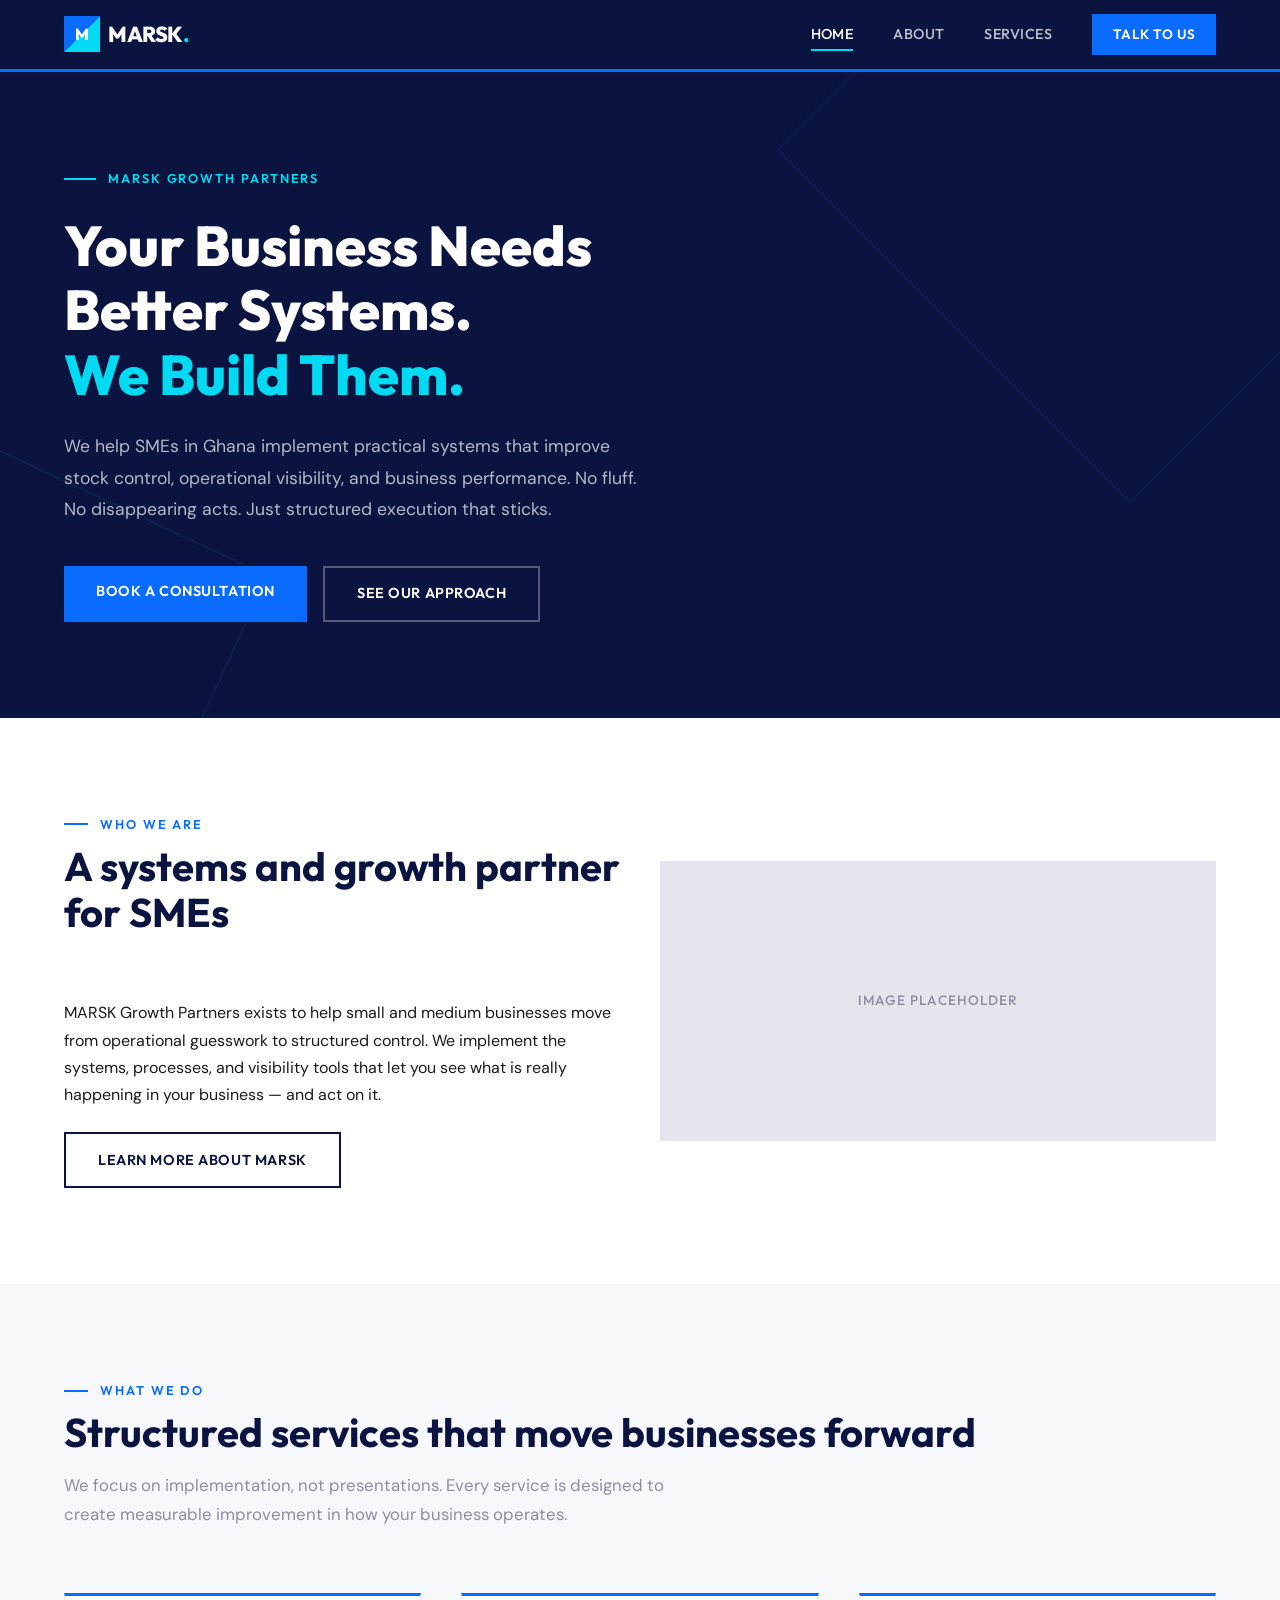
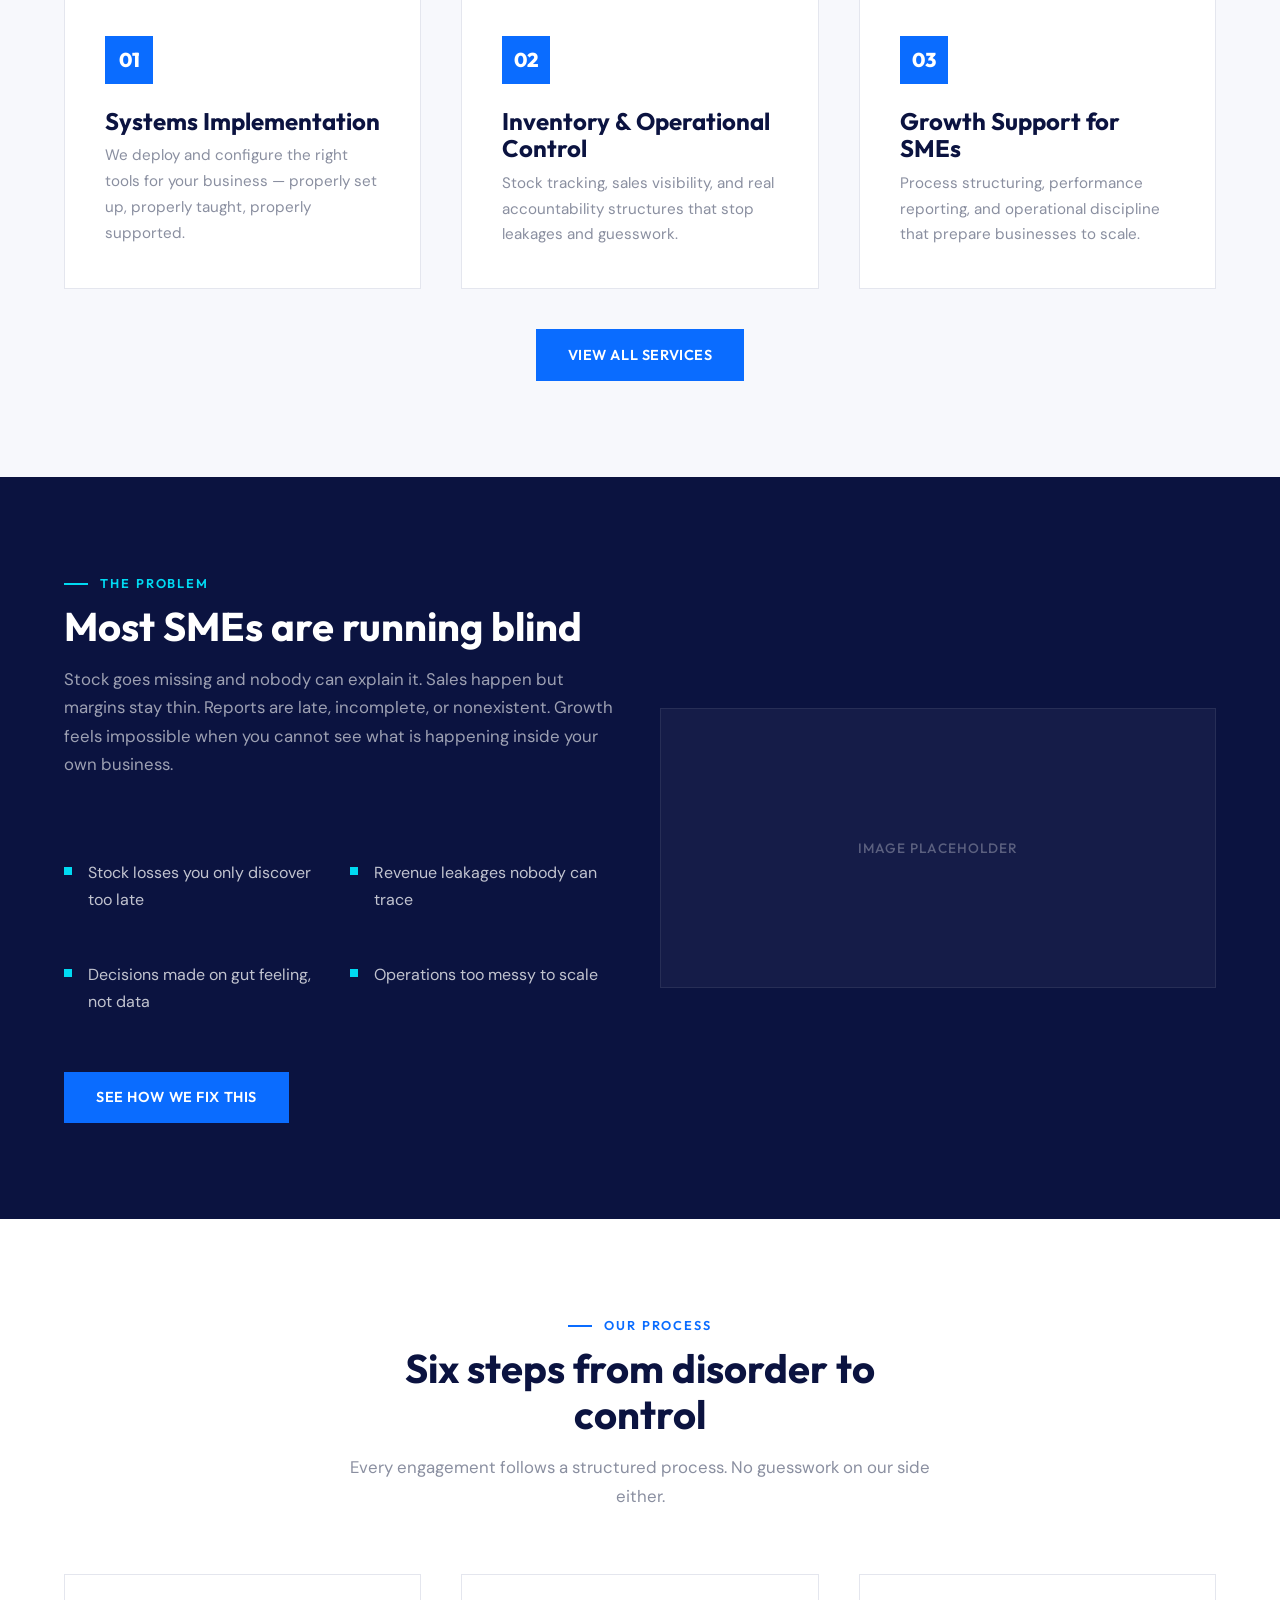
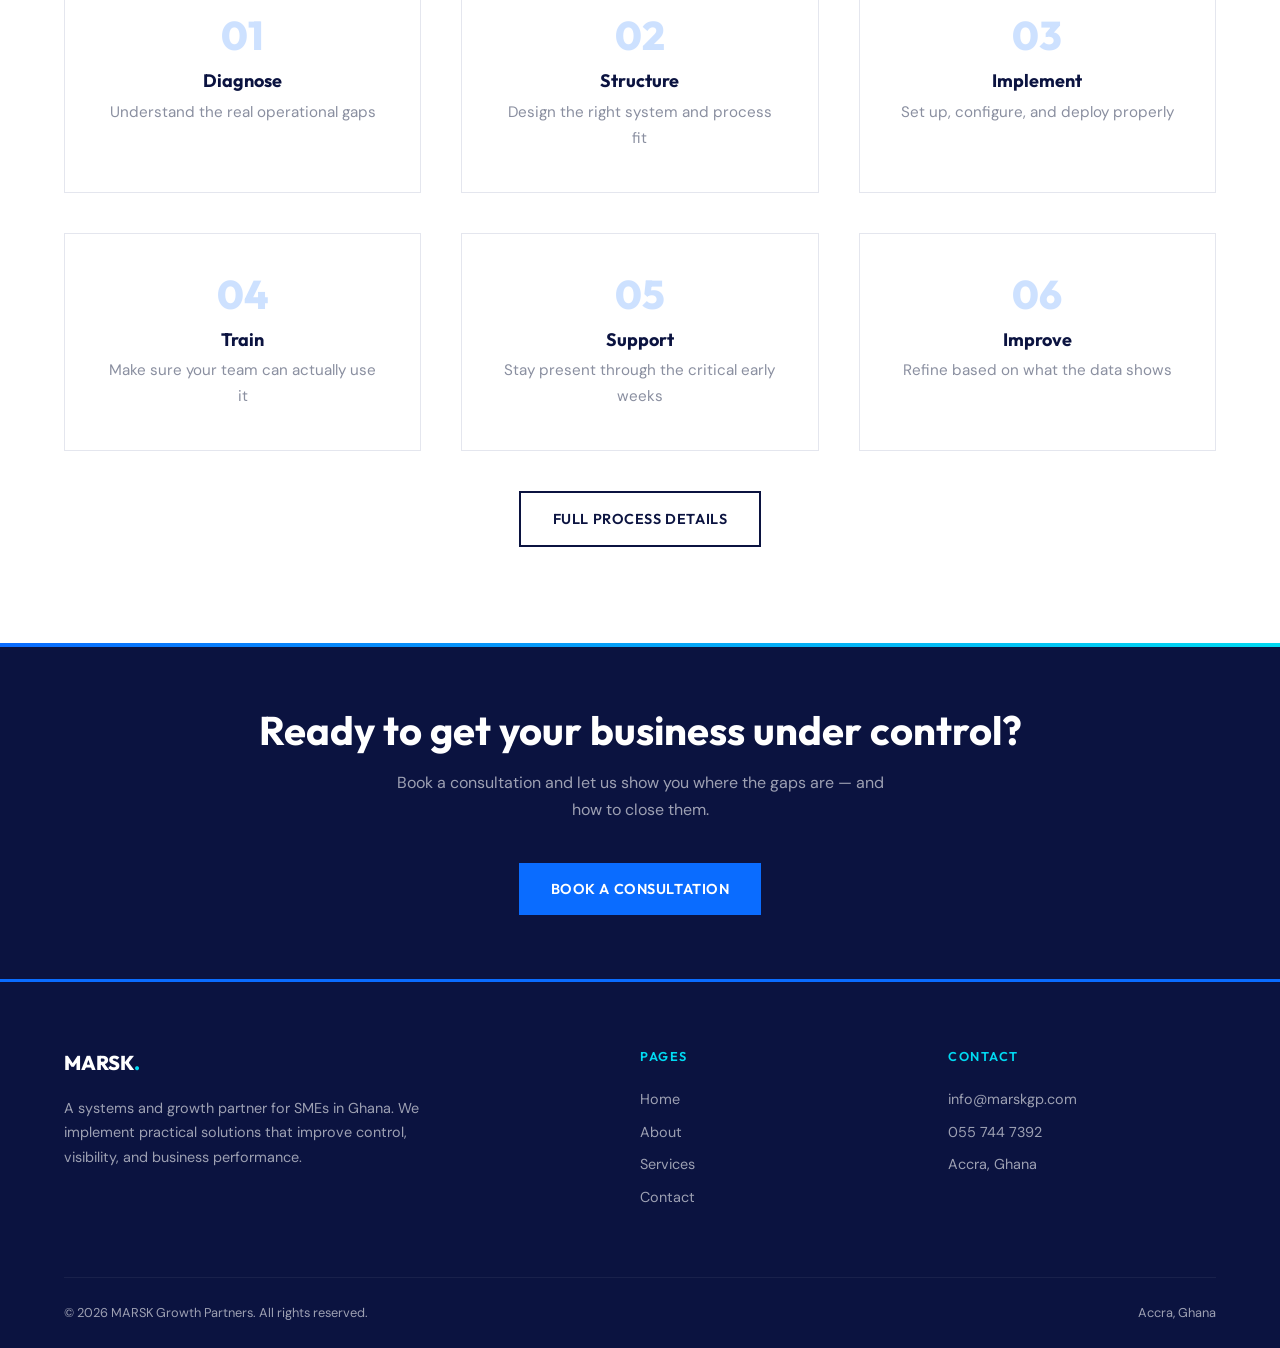
<file: index.html>
<!DOCTYPE html>
<html lang="en">
<head>
  <meta charset="UTF-8">
  <meta name="viewport" content="width=device-width, initial-scale=1.0">
  <title>MARSK Growth Partners — Systems That Give SMEs Control, Visibility, and Growth</title>
  <meta name="description" content="MARSK Growth Partners helps SMEs in Ghana implement practical systems that improve control, visibility, accountability, and growth.">
  <link rel="preconnect" href="https://fonts.googleapis.com">
  <link rel="preconnect" href="https://fonts.gstatic.com" crossorigin>
  <link href="https://fonts.googleapis.com/css2?family=Outfit:wght@400;500;600;700;800&family=DM+Sans:ital,wght@0,400;0,500;0,600;0,700;1,400&display=swap" rel="stylesheet">
  <link rel="stylesheet" href="styles.css">
</head>
<body>
  <nav class="nav">
    <div class="container nav__inner">
      <a href="index.html" class="nav__brand">
        <div class="nav__logo">M</div>
        <span>MARSK<span class="accent">.</span></span>
      </a>
      <div class="nav__links">
        <a href="index.html">Home</a>
        <a href="about.html">About</a>
        <a href="services.html">Services</a>
        <a href="contact.html" class="nav__cta">Talk to Us</a>
      </div>
      <button class="nav__toggle" aria-label="Menu">
        <span></span><span></span><span></span>
      </button>
    </div>
    <div class="nav__mobile">
      <a href="index.html">Home</a>
      <a href="about.html">About</a>
      <a href="services.html">Services</a>
      <a href="contact.html" class="nav__cta">Talk to Us</a>
    </div>
  </nav>
  <section class="hero">
    <div class="container">
      <div class="hero__content">
        <div class="hero__label">MARSK Growth Partners</div>
        <h1 class="hero__title">Your Business Needs<br>Better Systems.<br><span class="highlight">We Build Them.</span></h1>
        <p class="hero__subtitle">We help SMEs in Ghana implement practical systems that improve stock control, operational visibility, and business performance. No fluff. No disappearing acts. Just structured execution that sticks.</p>
        <div class="hero__actions">
          <a href="contact.html" class="btn btn--primary">Book a Consultation</a>
          <a href="services.html" class="btn btn--outline">See Our Approach</a>
        </div>
      </div>
    </div>
  </section>

  <section class="section section--white">
    <div class="container">
      <div class="grid-2 fade-in" style="align-items: center;">
        <div>
          <div class="section-header">
            <div class="section-header__label">Who We Are</div>
            <h2 class="section-header__title">A systems and growth partner for SMEs</h2>
          </div>
          <p style="margin-bottom: var(--sp-md);">MARSK Growth Partners exists to help small and medium businesses move from operational guesswork to structured control. We implement the systems, processes, and visibility tools that let you see what is really happening in your business — and act on it.</p>
          <a href="about.html" class="btn btn--outline-dark">Learn More About MARSK</a>
        </div>
        <div class="img-placeholder">Image Placeholder</div>
      </div>
    </div>
  </section>

  <section class="section section--offwhite">
    <div class="container">
      <div class="section-header fade-in">
        <div class="section-header__label">What We Do</div>
        <h2 class="section-header__title">Structured services that move businesses forward</h2>
        <p class="section-header__desc">We focus on implementation, not presentations. Every service is designed to create measurable improvement in how your business operates.</p>
      </div>
      <div class="grid-3 fade-in">
        <div class="card card--accent"><div class="card__icon">01</div><h3>Systems Implementation</h3><p>We deploy and configure the right tools for your business — properly set up, properly taught, properly supported.</p></div>
        <div class="card card--accent"><div class="card__icon">02</div><h3>Inventory &amp; Operational Control</h3><p>Stock tracking, sales visibility, and real accountability structures that stop leakages and guesswork.</p></div>
        <div class="card card--accent"><div class="card__icon">03</div><h3>Growth Support for SMEs</h3><p>Process structuring, performance reporting, and operational discipline that prepare businesses to scale.</p></div>
      </div>
      <div style="text-align: center; margin-top: var(--sp-lg);" class="fade-in"><a href="services.html" class="btn btn--primary">View All Services</a></div>
    </div>
  </section>

  <section class="section section--navy">
    <div class="container">
      <div class="grid-2 fade-in" style="align-items: center;">
        <div>
          <div class="section-header">
            <div class="section-header__label">The Problem</div>
            <h2 class="section-header__title">Most SMEs are running blind</h2>
            <p class="section-header__desc">Stock goes missing and nobody can explain it. Sales happen but margins stay thin. Reports are late, incomplete, or nonexistent. Growth feels impossible when you cannot see what is happening inside your own business.</p>
          </div>
          <div class="pain-list">
            <div class="pain-list__item"><div class="pain-list__icon"></div><p style="color: rgba(255,255,255,0.75);">Stock losses you only discover too late</p></div>
            <div class="pain-list__item"><div class="pain-list__icon"></div><p style="color: rgba(255,255,255,0.75);">Revenue leakages nobody can trace</p></div>
            <div class="pain-list__item"><div class="pain-list__icon"></div><p style="color: rgba(255,255,255,0.75);">Decisions made on gut feeling, not data</p></div>
            <div class="pain-list__item"><div class="pain-list__icon"></div><p style="color: rgba(255,255,255,0.75);">Operations too messy to scale</p></div>
          </div>
          <div style="margin-top: var(--sp-lg);"><a href="services.html" class="btn btn--primary">See How We Fix This</a></div>
        </div>
        <div class="img-placeholder img-placeholder--navy">Image Placeholder</div>
      </div>
    </div>
  </section>

  <section class="section section--white">
    <div class="container">
      <div class="section-header fade-in" style="text-align: center; max-width: 600px; margin-left: auto; margin-right: auto;">
        <div class="section-header__label" style="justify-content: center;">Our Process</div>
        <h2 class="section-header__title">Six steps from disorder to control</h2>
        <p class="section-header__desc" style="margin-left: auto; margin-right: auto;">Every engagement follows a structured process. No guesswork on our side either.</p>
      </div>
      <div class="grid-3 fade-in">
        <div class="card" style="text-align: center;"><div class="card__number">01</div><h4>Diagnose</h4><p>Understand the real operational gaps</p></div>
        <div class="card" style="text-align: center;"><div class="card__number">02</div><h4>Structure</h4><p>Design the right system and process fit</p></div>
        <div class="card" style="text-align: center;"><div class="card__number">03</div><h4>Implement</h4><p>Set up, configure, and deploy properly</p></div>
        <div class="card" style="text-align: center;"><div class="card__number">04</div><h4>Train</h4><p>Make sure your team can actually use it</p></div>
        <div class="card" style="text-align: center;"><div class="card__number">05</div><h4>Support</h4><p>Stay present through the critical early weeks</p></div>
        <div class="card" style="text-align: center;"><div class="card__number">06</div><h4>Improve</h4><p>Refine based on what the data shows</p></div>
      </div>
      <div style="text-align: center; margin-top: var(--sp-lg);" class="fade-in"><a href="services.html" class="btn btn--outline-dark">Full Process Details</a></div>
    </div>
  </section>

  <section class="cta-banner">
    <div class="container fade-in">
      <h2>Ready to get your business under control?</h2>
      <p>Book a consultation and let us show you where the gaps are — and how to close them.</p>
      <a href="contact.html" class="btn btn--primary">Book a Consultation</a>
    </div>
  </section>

  <footer class="footer">
    <div class="container">
      <div class="footer__grid">
        <div>
          <div class="footer__brand">MARSK<span class="accent">.</span></div>
          <p class="footer__desc">A systems and growth partner for SMEs in Ghana. We implement practical solutions that improve control, visibility, and business performance.</p>
        </div>
        <div>
          <div class="footer__heading">Pages</div>
          <div class="footer__links">
            <a href="index.html">Home</a>
            <a href="about.html">About</a>
            <a href="services.html">Services</a>
            <a href="contact.html">Contact</a>
          </div>
        </div>
        <div>
          <div class="footer__heading">Contact</div>
          <div class="footer__links">
            <a href="mailto:info@marskgp.com">info@marskgp.com</a>
            <a href="tel:+233557447392">055 744 7392</a>
            <span>Accra, Ghana</span>
          </div>
        </div>
      </div>
      <div class="footer__bottom">
        <span>&copy; 2026 MARSK Growth Partners. All rights reserved.</span>
        <span>Accra, Ghana</span>
      </div>
    </div>
  </footer>

  <script src="main.js"></script>
</body>
</html>
</file>
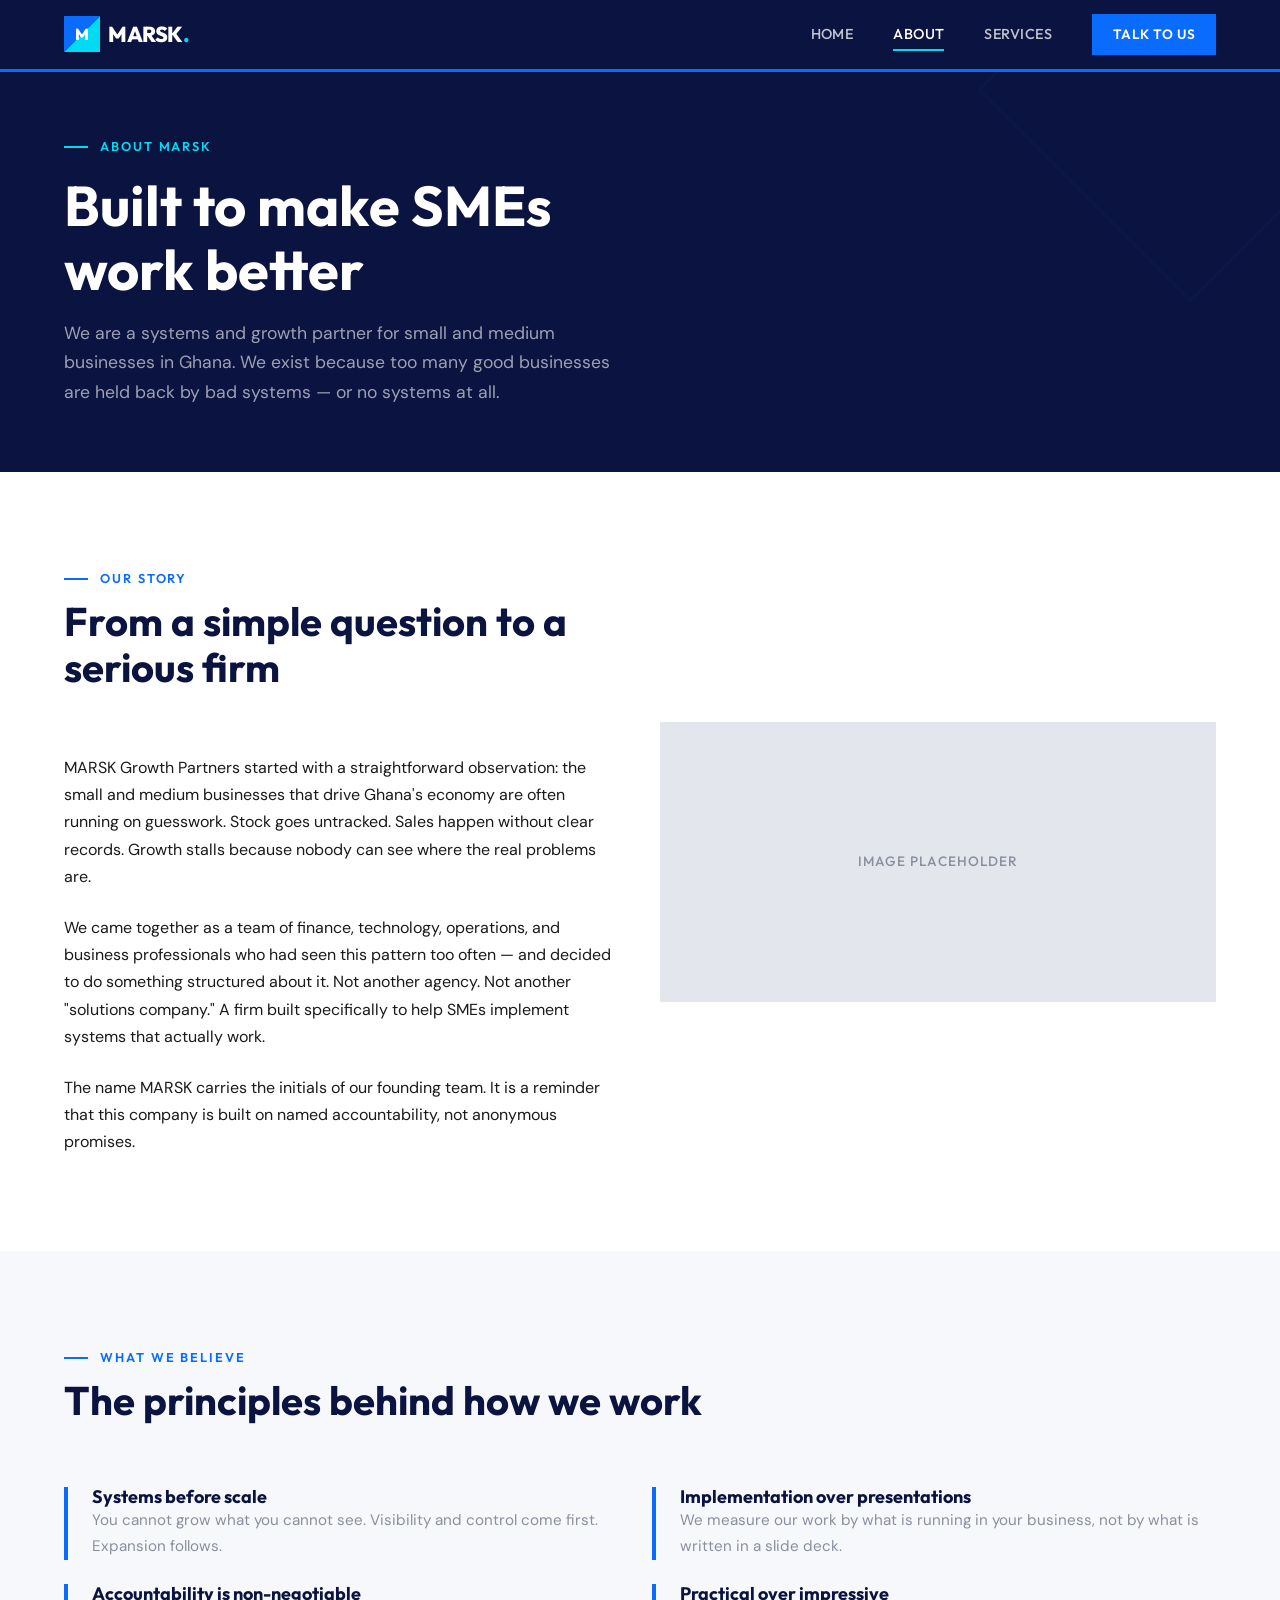
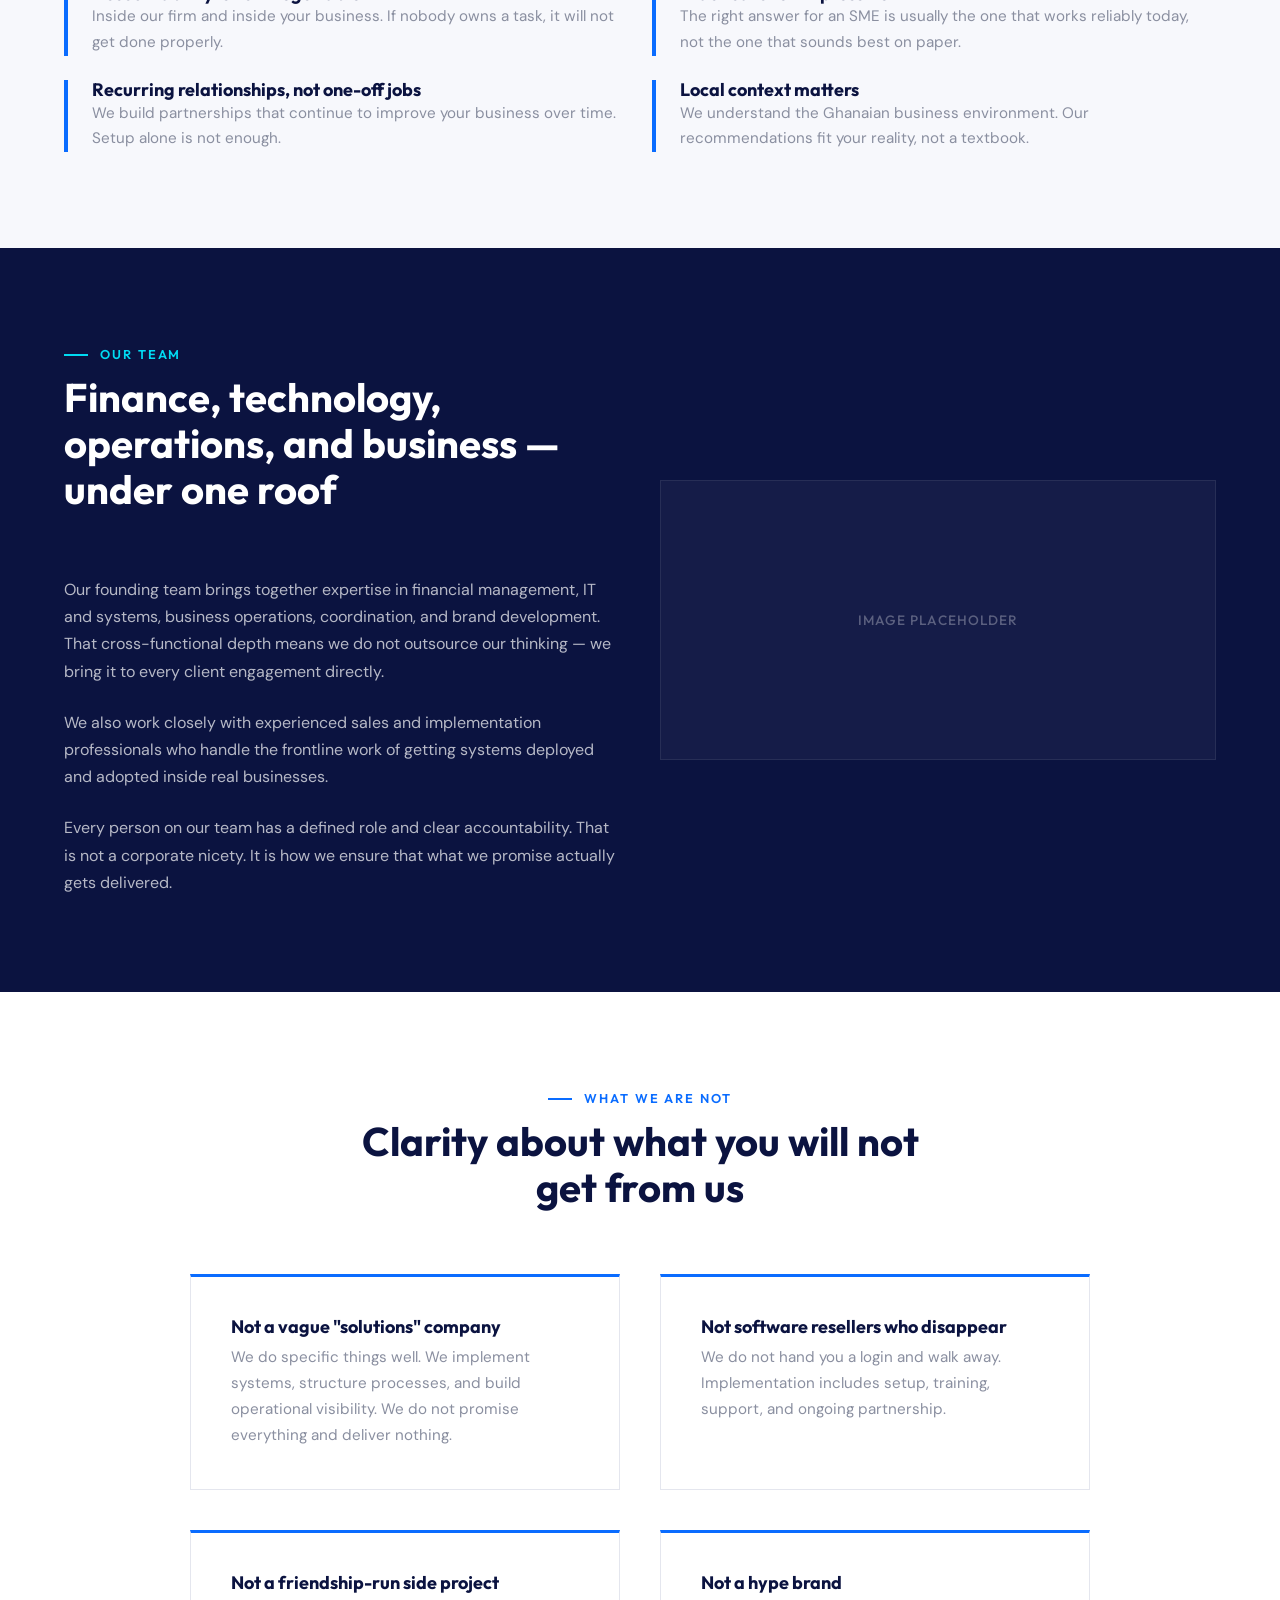
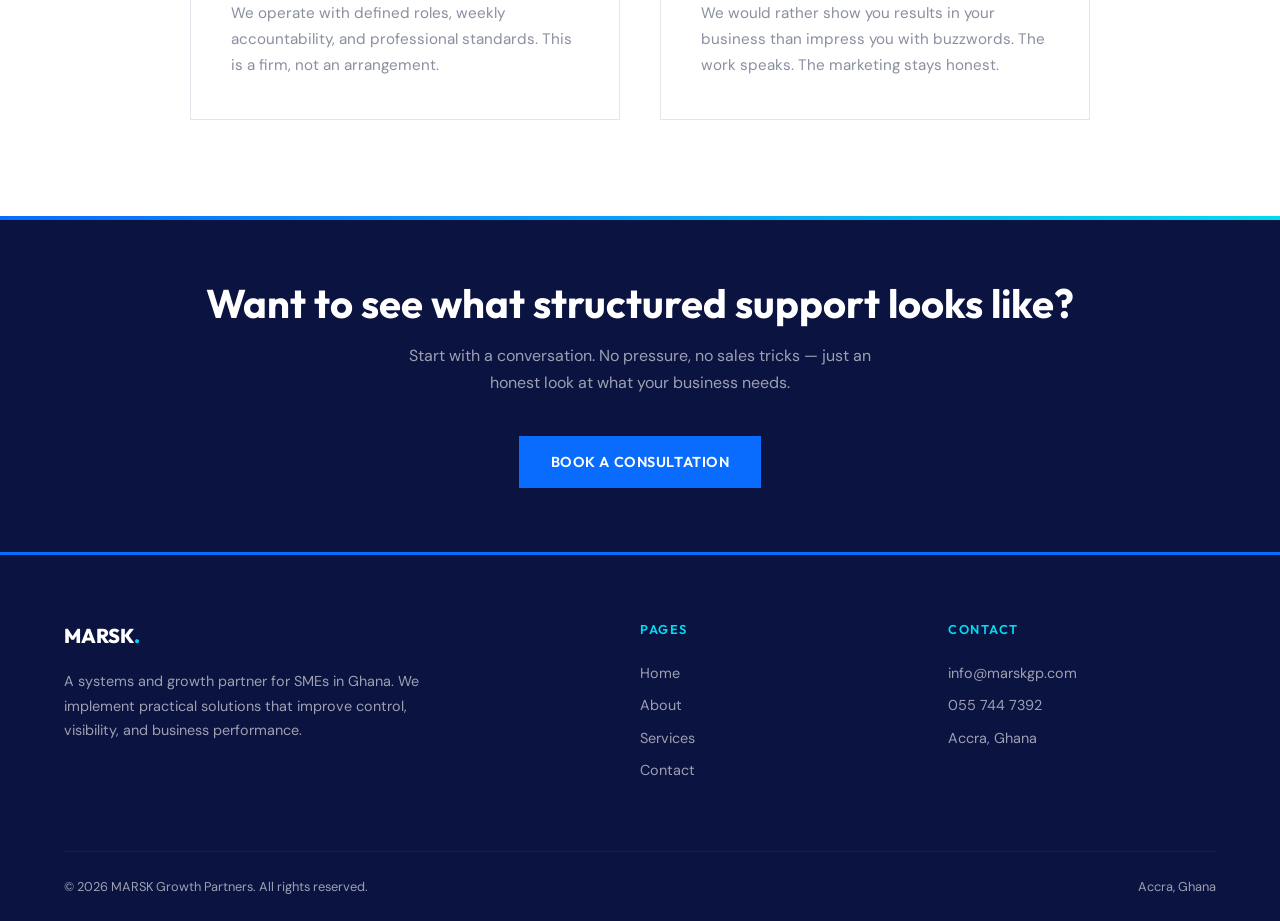
<file: about.html>
<!DOCTYPE html>
<html lang="en">
<head>
  <meta charset="UTF-8">
  <meta name="viewport" content="width=device-width, initial-scale=1.0">
  <title>About MARSK Growth Partners — Who We Are</title>
  <meta name="description" content="MARSK Growth Partners is a structured systems and growth firm built to help SMEs in Ghana operate with clarity, control, and confidence.">
  <link rel="preconnect" href="https://fonts.googleapis.com">
  <link rel="preconnect" href="https://fonts.gstatic.com" crossorigin>
  <link href="https://fonts.googleapis.com/css2?family=Outfit:wght@400;500;600;700;800&family=DM+Sans:ital,wght@0,400;0,500;0,600;0,700;1,400&display=swap" rel="stylesheet">
  <link rel="stylesheet" href="styles.css">
</head>
<body>
  <nav class="nav">
    <div class="container nav__inner">
      <a href="index.html" class="nav__brand">
        <div class="nav__logo">M</div>
        <span>MARSK<span class="accent">.</span></span>
      </a>
      <div class="nav__links">
        <a href="index.html">Home</a>
        <a href="about.html">About</a>
        <a href="services.html">Services</a>
        <a href="contact.html" class="nav__cta">Talk to Us</a>
      </div>
      <button class="nav__toggle" aria-label="Menu">
        <span></span><span></span><span></span>
      </button>
    </div>
    <div class="nav__mobile">
      <a href="index.html">Home</a>
      <a href="about.html">About</a>
      <a href="services.html">Services</a>
      <a href="contact.html" class="nav__cta">Talk to Us</a>
    </div>
  </nav>
  <section class="page-header">
    <div class="container">
      <div class="page-header__label">About MARSK</div>
      <h1>Built to make SMEs<br>work better</h1>
      <p>We are a systems and growth partner for small and medium businesses in Ghana. We exist because too many good businesses are held back by bad systems — or no systems at all.</p>
    </div>
  </section>

  <section class="section section--white">
    <div class="container">
      <div class="grid-2 fade-in" style="align-items: center;">
        <div>
          <div class="section-header"><div class="section-header__label">Our Story</div><h2 class="section-header__title">From a simple question to a serious firm</h2></div>
          <p style="margin-bottom: var(--sp-md);">MARSK Growth Partners started with a straightforward observation: the small and medium businesses that drive Ghana's economy are often running on guesswork. Stock goes untracked. Sales happen without clear records. Growth stalls because nobody can see where the real problems are.</p>
          <p style="margin-bottom: var(--sp-md);">We came together as a team of finance, technology, operations, and business professionals who had seen this pattern too often — and decided to do something structured about it. Not another agency. Not another "solutions company." A firm built specifically to help SMEs implement systems that actually work.</p>
          <p>The name MARSK carries the initials of our founding team. It is a reminder that this company is built on named accountability, not anonymous promises.</p>
        </div>
        <div class="img-placeholder">Image Placeholder</div>
      </div>
    </div>
  </section>

  <section class="section section--offwhite">
    <div class="container">
      <div class="section-header fade-in"><div class="section-header__label">What We Believe</div><h2 class="section-header__title">The principles behind how we work</h2></div>
      <div class="values-grid fade-in">
        <div class="value-item"><div class="value-item__marker"></div><div><h4>Systems before scale</h4><p>You cannot grow what you cannot see. Visibility and control come first. Expansion follows.</p></div></div>
        <div class="value-item"><div class="value-item__marker"></div><div><h4>Implementation over presentations</h4><p>We measure our work by what is running in your business, not by what is written in a slide deck.</p></div></div>
        <div class="value-item"><div class="value-item__marker"></div><div><h4>Accountability is non-negotiable</h4><p>Inside our firm and inside your business. If nobody owns a task, it will not get done properly.</p></div></div>
        <div class="value-item"><div class="value-item__marker"></div><div><h4>Practical over impressive</h4><p>The right answer for an SME is usually the one that works reliably today, not the one that sounds best on paper.</p></div></div>
        <div class="value-item"><div class="value-item__marker"></div><div><h4>Recurring relationships, not one-off jobs</h4><p>We build partnerships that continue to improve your business over time. Setup alone is not enough.</p></div></div>
        <div class="value-item"><div class="value-item__marker"></div><div><h4>Local context matters</h4><p>We understand the Ghanaian business environment. Our recommendations fit your reality, not a textbook.</p></div></div>
      </div>
    </div>
  </section>

  <section class="section section--navy">
    <div class="container">
      <div class="grid-2 fade-in" style="align-items: center;">
        <div>
          <div class="section-header"><div class="section-header__label">Our Team</div><h2 class="section-header__title">Finance, technology, operations, and business — under one roof</h2></div>
          <p style="color: rgba(255,255,255,0.7); margin-bottom: var(--sp-md);">Our founding team brings together expertise in financial management, IT and systems, business operations, coordination, and brand development. That cross-functional depth means we do not outsource our thinking — we bring it to every client engagement directly.</p>
          <p style="color: rgba(255,255,255,0.7); margin-bottom: var(--sp-md);">We also work closely with experienced sales and implementation professionals who handle the frontline work of getting systems deployed and adopted inside real businesses.</p>
          <p style="color: rgba(255,255,255,0.7);">Every person on our team has a defined role and clear accountability. That is not a corporate nicety. It is how we ensure that what we promise actually gets delivered.</p>
        </div>
        <div class="img-placeholder img-placeholder--navy">Image Placeholder</div>
      </div>
    </div>
  </section>

  <section class="section section--white">
    <div class="container">
      <div class="section-header fade-in" style="text-align: center; max-width: 600px; margin-left: auto; margin-right: auto;">
        <div class="section-header__label" style="justify-content: center;">What We Are Not</div>
        <h2 class="section-header__title">Clarity about what you will not get from us</h2>
      </div>
      <div class="grid-2 fade-in" style="max-width: 900px; margin: 0 auto;">
        <div class="card card--accent"><h4>Not a vague "solutions" company</h4><p>We do specific things well. We implement systems, structure processes, and build operational visibility. We do not promise everything and deliver nothing.</p></div>
        <div class="card card--accent"><h4>Not software resellers who disappear</h4><p>We do not hand you a login and walk away. Implementation includes setup, training, support, and ongoing partnership.</p></div>
        <div class="card card--accent"><h4>Not a friendship-run side project</h4><p>We operate with defined roles, weekly accountability, and professional standards. This is a firm, not an arrangement.</p></div>
        <div class="card card--accent"><h4>Not a hype brand</h4><p>We would rather show you results in your business than impress you with buzzwords. The work speaks. The marketing stays honest.</p></div>
      </div>
    </div>
  </section>

  <section class="cta-banner">
    <div class="container fade-in">
      <h2>Want to see what structured support looks like?</h2>
      <p>Start with a conversation. No pressure, no sales tricks — just an honest look at what your business needs.</p>
      <a href="contact.html" class="btn btn--primary">Book a Consultation</a>
    </div>
  </section>

  <footer class="footer">
    <div class="container">
      <div class="footer__grid">
        <div>
          <div class="footer__brand">MARSK<span class="accent">.</span></div>
          <p class="footer__desc">A systems and growth partner for SMEs in Ghana. We implement practical solutions that improve control, visibility, and business performance.</p>
        </div>
        <div>
          <div class="footer__heading">Pages</div>
          <div class="footer__links">
            <a href="index.html">Home</a>
            <a href="about.html">About</a>
            <a href="services.html">Services</a>
            <a href="contact.html">Contact</a>
          </div>
        </div>
        <div>
          <div class="footer__heading">Contact</div>
          <div class="footer__links">
            <a href="mailto:info@marskgp.com">info@marskgp.com</a>
            <a href="tel:+233557447392">055 744 7392</a>
            <span>Accra, Ghana</span>
          </div>
        </div>
      </div>
      <div class="footer__bottom">
        <span>&copy; 2026 MARSK Growth Partners. All rights reserved.</span>
        <span>Accra, Ghana</span>
      </div>
    </div>
  </footer>

  <script src="main.js"></script>
</body>
</html>
</file>
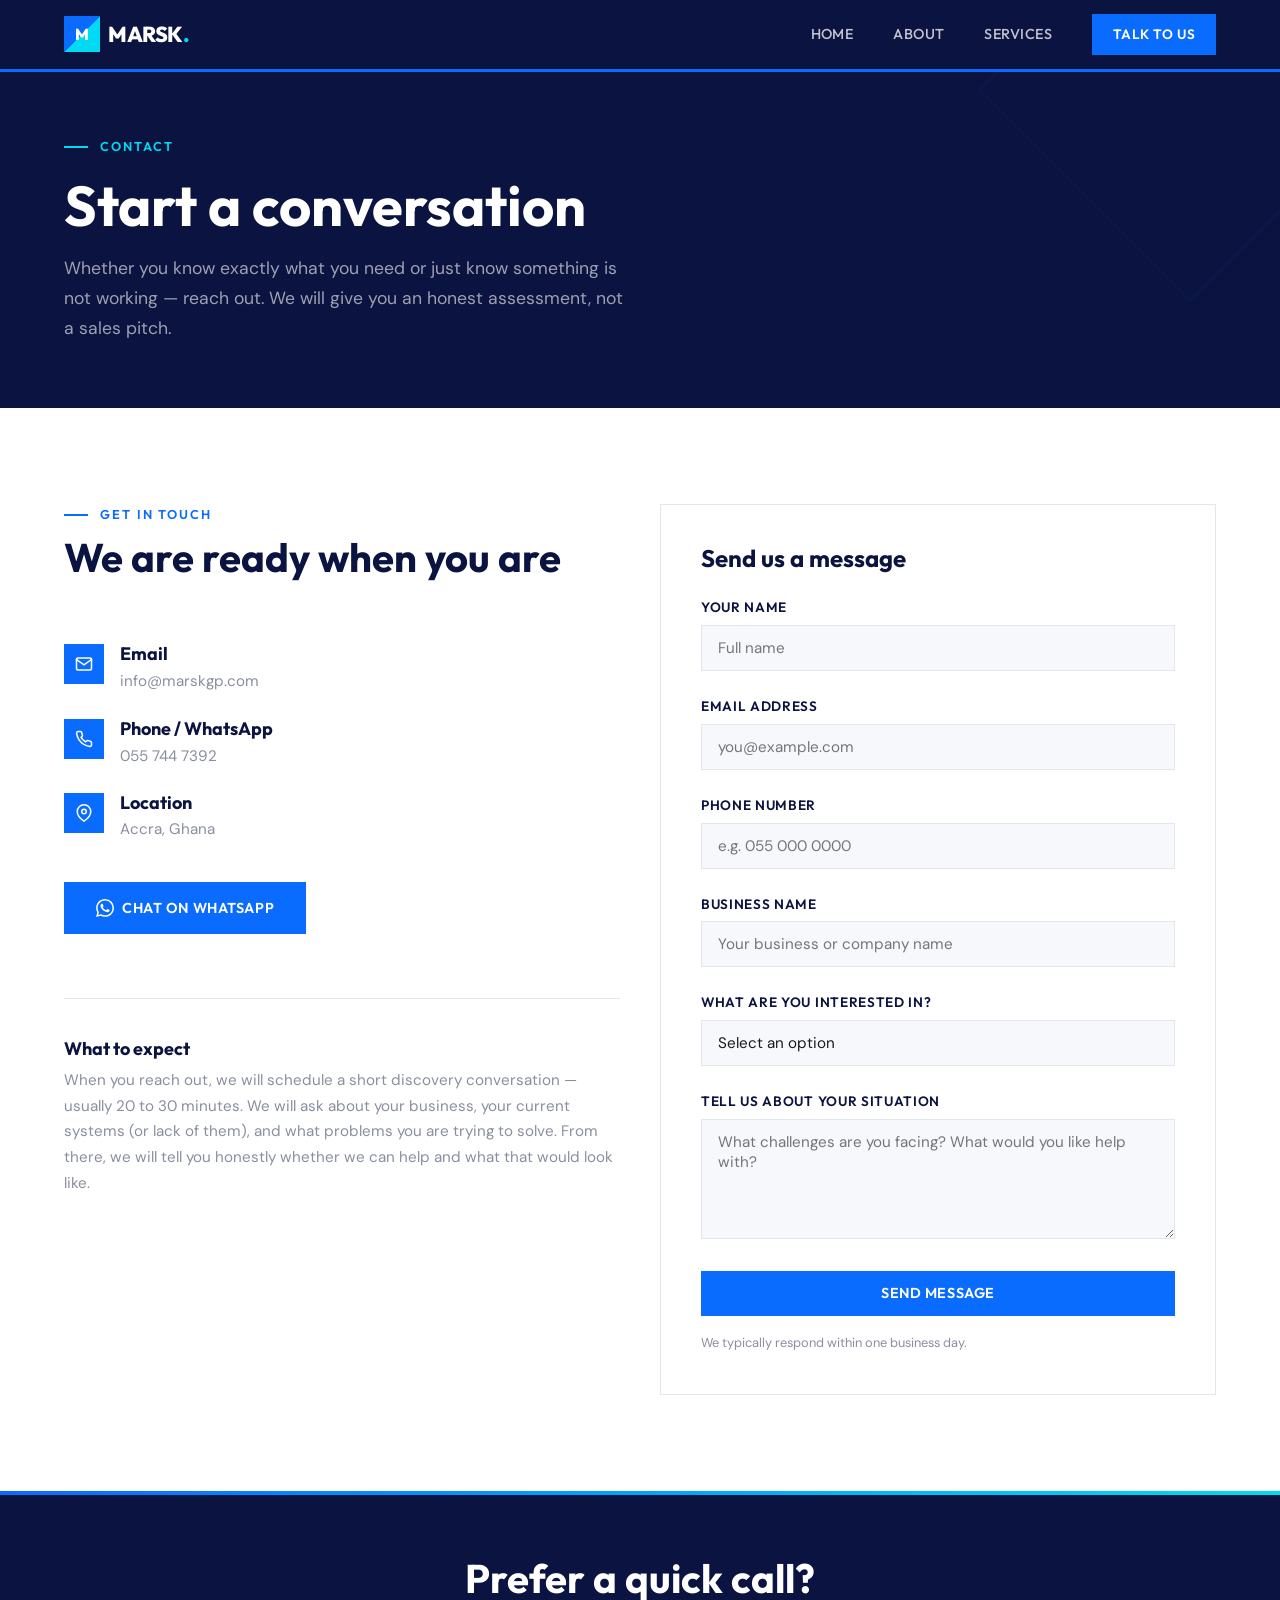
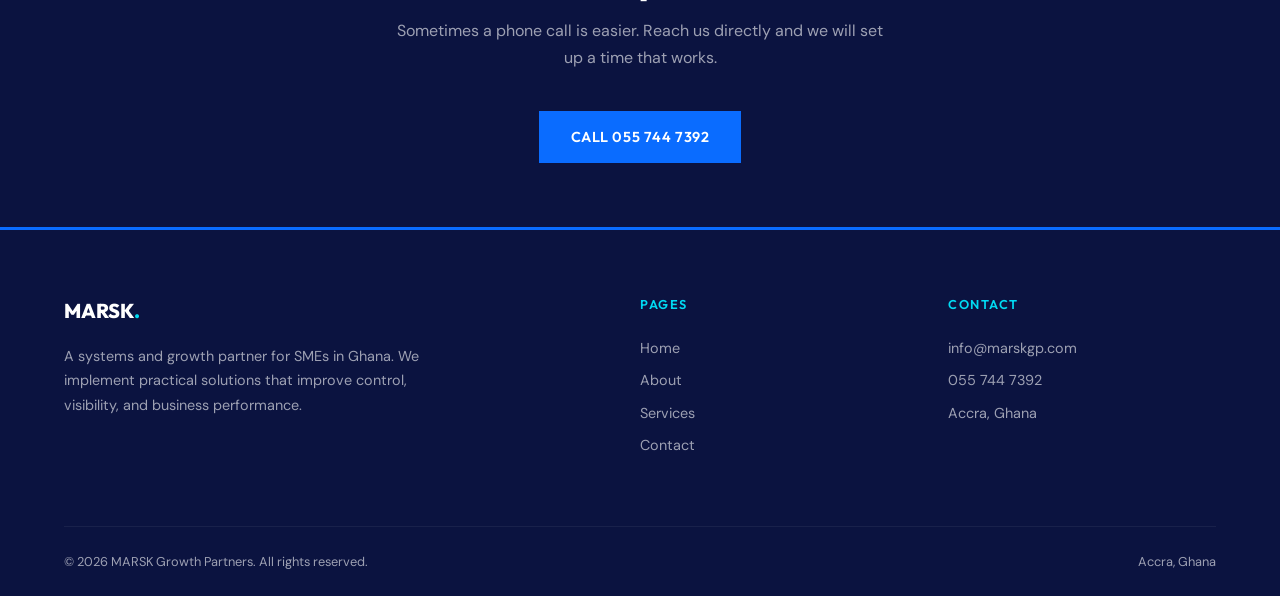
<file: contact.html>
<!DOCTYPE html>
<html lang="en">
<head>
  <meta charset="UTF-8">
  <meta name="viewport" content="width=device-width, initial-scale=1.0">
  <title>Contact Us — MARSK Growth Partners</title>
  <meta name="description" content="Get in touch with MARSK Growth Partners. Book a consultation to discuss how better systems can improve your business.">
  <link rel="preconnect" href="https://fonts.googleapis.com">
  <link rel="preconnect" href="https://fonts.gstatic.com" crossorigin>
  <link href="https://fonts.googleapis.com/css2?family=Outfit:wght@400;500;600;700;800&family=DM+Sans:ital,wght@0,400;0,500;0,600;0,700;1,400&display=swap" rel="stylesheet">
  <link rel="stylesheet" href="styles.css">
</head>
<body>
  <nav class="nav">
    <div class="container nav__inner">
      <a href="index.html" class="nav__brand">
        <div class="nav__logo">M</div>
        <span>MARSK<span class="accent">.</span></span>
      </a>
      <div class="nav__links">
        <a href="index.html">Home</a>
        <a href="about.html">About</a>
        <a href="services.html">Services</a>
        <a href="contact.html" class="nav__cta">Talk to Us</a>
      </div>
      <button class="nav__toggle" aria-label="Menu">
        <span></span><span></span><span></span>
      </button>
    </div>
    <div class="nav__mobile">
      <a href="index.html">Home</a>
      <a href="about.html">About</a>
      <a href="services.html">Services</a>
      <a href="contact.html" class="nav__cta">Talk to Us</a>
    </div>
  </nav>
  <section class="page-header">
    <div class="container">
      <div class="page-header__label">Contact</div>
      <h1>Start a conversation</h1>
      <p>Whether you know exactly what you need or just know something is not working — reach out. We will give you an honest assessment, not a sales pitch.</p>
    </div>
  </section>

  <section class="section section--white">
    <div class="container">
      <div class="contact-grid fade-in">
        <div>
          <div class="section-header"><div class="section-header__label">Get in Touch</div><h2 class="section-header__title">We are ready when you are</h2></div>
          <div class="contact-info__item">
            <div class="contact-info__icon"><svg width="18" height="18" viewBox="0 0 24 24" fill="none" stroke="currentColor" stroke-width="2" stroke-linecap="square"><path d="M4 4h16c1.1 0 2 .9 2 2v12c0 1.1-.9 2-2 2H4c-1.1 0-2-.9-2-2V6c0-1.1.9-2 2-2z"/><polyline points="22,6 12,13 2,6"/></svg></div>
            <div class="contact-info__text"><h4>Email</h4><a href="mailto:info@marskgp.com">info@marskgp.com</a></div>
          </div>
          <div class="contact-info__item">
            <div class="contact-info__icon"><svg width="18" height="18" viewBox="0 0 24 24" fill="none" stroke="currentColor" stroke-width="2" stroke-linecap="square"><path d="M22 16.92v3a2 2 0 0 1-2.18 2 19.79 19.79 0 0 1-8.63-3.07 19.5 19.5 0 0 1-6-6 19.79 19.79 0 0 1-3.07-8.67A2 2 0 0 1 4.11 2h3a2 2 0 0 1 2 1.72 12.84 12.84 0 0 0 .7 2.81 2 2 0 0 1-.45 2.11L8.09 9.91a16 16 0 0 0 6 6l1.27-1.27a2 2 0 0 1 2.11-.45 12.84 12.84 0 0 0 2.81.7A2 2 0 0 1 22 16.92z"/></svg></div>
            <div class="contact-info__text"><h4>Phone / WhatsApp</h4><a href="tel:+233557447392">055 744 7392</a></div>
          </div>
          <div class="contact-info__item">
            <div class="contact-info__icon"><svg width="18" height="18" viewBox="0 0 24 24" fill="none" stroke="currentColor" stroke-width="2" stroke-linecap="square"><path d="M21 10c0 7-9 13-9 13s-9-6-9-13a9 9 0 0 1 18 0z"/><circle cx="12" cy="10" r="3"/></svg></div>
            <div class="contact-info__text"><h4>Location</h4><p>Accra, Ghana</p></div>
          </div>
          <div style="margin-top: var(--sp-lg);">
            <a href="https://wa.me/233557447392" target="_blank" rel="noopener noreferrer" class="btn btn--primary" style="display: inline-flex; align-items: center; gap: 0.5rem;">
              <svg width="18" height="18" viewBox="0 0 24 24" fill="currentColor"><path d="M17.472 14.382c-.297-.149-1.758-.867-2.03-.967-.273-.099-.471-.148-.67.15-.197.297-.767.966-.94 1.164-.173.199-.347.223-.644.075-.297-.15-1.255-.463-2.39-1.475-.883-.788-1.48-1.761-1.653-2.059-.173-.297-.018-.458.13-.606.134-.133.298-.347.446-.52.149-.174.198-.298.298-.497.099-.198.05-.371-.025-.52-.075-.149-.669-1.612-.916-2.207-.242-.579-.487-.5-.669-.51-.173-.008-.371-.01-.57-.01-.198 0-.52.074-.792.372-.272.297-1.04 1.016-1.04 2.479 0 1.462 1.065 2.875 1.213 3.074.149.198 2.096 3.2 5.077 4.487.709.306 1.262.489 1.694.625.712.227 1.36.195 1.871.118.571-.085 1.758-.719 2.006-1.413.248-.694.248-1.289.173-1.413-.074-.124-.272-.198-.57-.347m-5.421 7.403h-.004a9.87 9.87 0 01-5.031-1.378l-.361-.214-3.741.982.998-3.648-.235-.374a9.86 9.86 0 01-1.51-5.26c.001-5.45 4.436-9.884 9.888-9.884 2.64 0 5.122 1.03 6.988 2.898a9.825 9.825 0 012.893 6.994c-.003 5.45-4.437 9.884-9.885 9.884m8.413-18.297A11.815 11.815 0 0012.05 0C5.495 0 .16 5.335.157 11.892c0 2.096.547 4.142 1.588 5.945L.057 24l6.305-1.654a11.882 11.882 0 005.683 1.448h.005c6.554 0 11.89-5.335 11.893-11.893a11.821 11.821 0 00-3.48-8.413z"/></svg>
              Chat on WhatsApp
            </a>
          </div>
          <div style="margin-top: var(--sp-xl); padding-top: var(--sp-lg); border-top: 1px solid var(--light-gray);">
            <h4 style="margin-bottom: var(--sp-xs);">What to expect</h4>
            <p style="color: var(--mid-gray); font-size: 0.95rem;">When you reach out, we will schedule a short discovery conversation — usually 20 to 30 minutes. We will ask about your business, your current systems (or lack of them), and what problems you are trying to solve. From there, we will tell you honestly whether we can help and what that would look like.</p>
          </div>
        </div>
        <div class="contact-form">
          <h3 style="margin-bottom: var(--sp-md);">Send us a message</h3>
          <form id="contact-form">
            <div class="form-group"><label for="name">Your Name</label><input type="text" id="name" name="name" placeholder="Full name" required></div>
            <div class="form-group"><label for="email">Email Address</label><input type="email" id="email" name="email" placeholder="you@example.com" required></div>
            <div class="form-group"><label for="phone">Phone Number</label><input type="tel" id="phone" name="phone" placeholder="e.g. 055 000 0000"></div>
            <div class="form-group"><label for="business">Business Name</label><input type="text" id="business" name="business" placeholder="Your business or company name"></div>
            <div class="form-group"><label for="interest">What are you interested in?</label><select id="interest" name="interest"><option value="" disabled selected>Select an option</option><option value="inventory">Inventory &amp; Stock Control</option><option value="systems">Systems Implementation</option><option value="process">Process Structuring</option><option value="reporting">Reporting &amp; Visibility</option><option value="general">General Consultation</option><option value="other">Other</option></select></div>
            <div class="form-group"><label for="message">Tell us about your situation</label><textarea id="message" name="message" placeholder="What challenges are you facing? What would you like help with?"></textarea></div>
            <button type="submit" class="btn btn--primary" style="width: 100%;">Send Message</button>
          </form>
          <p style="color: var(--mid-gray); font-size: 0.8rem; margin-top: var(--sp-sm);">We typically respond within one business day.</p>
        </div>
      </div>
    </div>
  </section>

  <section class="cta-banner">
    <div class="container fade-in">
      <h2>Prefer a quick call?</h2>
      <p>Sometimes a phone call is easier. Reach us directly and we will set up a time that works.</p>
      <a href="tel:+233557447392" class="btn btn--primary">Call 055 744 7392</a>
    </div>
  </section>

  <footer class="footer">
    <div class="container">
      <div class="footer__grid">
        <div>
          <div class="footer__brand">MARSK<span class="accent">.</span></div>
          <p class="footer__desc">A systems and growth partner for SMEs in Ghana. We implement practical solutions that improve control, visibility, and business performance.</p>
        </div>
        <div>
          <div class="footer__heading">Pages</div>
          <div class="footer__links">
            <a href="index.html">Home</a>
            <a href="about.html">About</a>
            <a href="services.html">Services</a>
            <a href="contact.html">Contact</a>
          </div>
        </div>
        <div>
          <div class="footer__heading">Contact</div>
          <div class="footer__links">
            <a href="mailto:info@marskgp.com">info@marskgp.com</a>
            <a href="tel:+233557447392">055 744 7392</a>
            <span>Accra, Ghana</span>
          </div>
        </div>
      </div>
      <div class="footer__bottom">
        <span>&copy; 2026 MARSK Growth Partners. All rights reserved.</span>
        <span>Accra, Ghana</span>
      </div>
    </div>
  </footer>

  <script src="main.js"></script>
  <script>
    document.getElementById('contact-form').addEventListener('submit', function(e) {
      e.preventDefault();
      this.innerHTML = '<div style="padding: var(--sp-lg); text-align: center;"><div style="width: 56px; height: 56px; background: var(--primary); display: flex; align-items: center; justify-content: center; margin: 0 auto var(--sp-md);"><svg width="24" height="24" viewBox="0 0 24 24" fill="none" stroke="white" stroke-width="2.5" stroke-linecap="square"><polyline points="4 12 9 17 20 6"/></svg></div><h3 style="margin-bottom: var(--sp-xs);">Message received</h3><p style="color: var(--mid-gray);">We will get back to you within one business day.</p></div>';
    });
  </script>
</body>
</html>
</file>
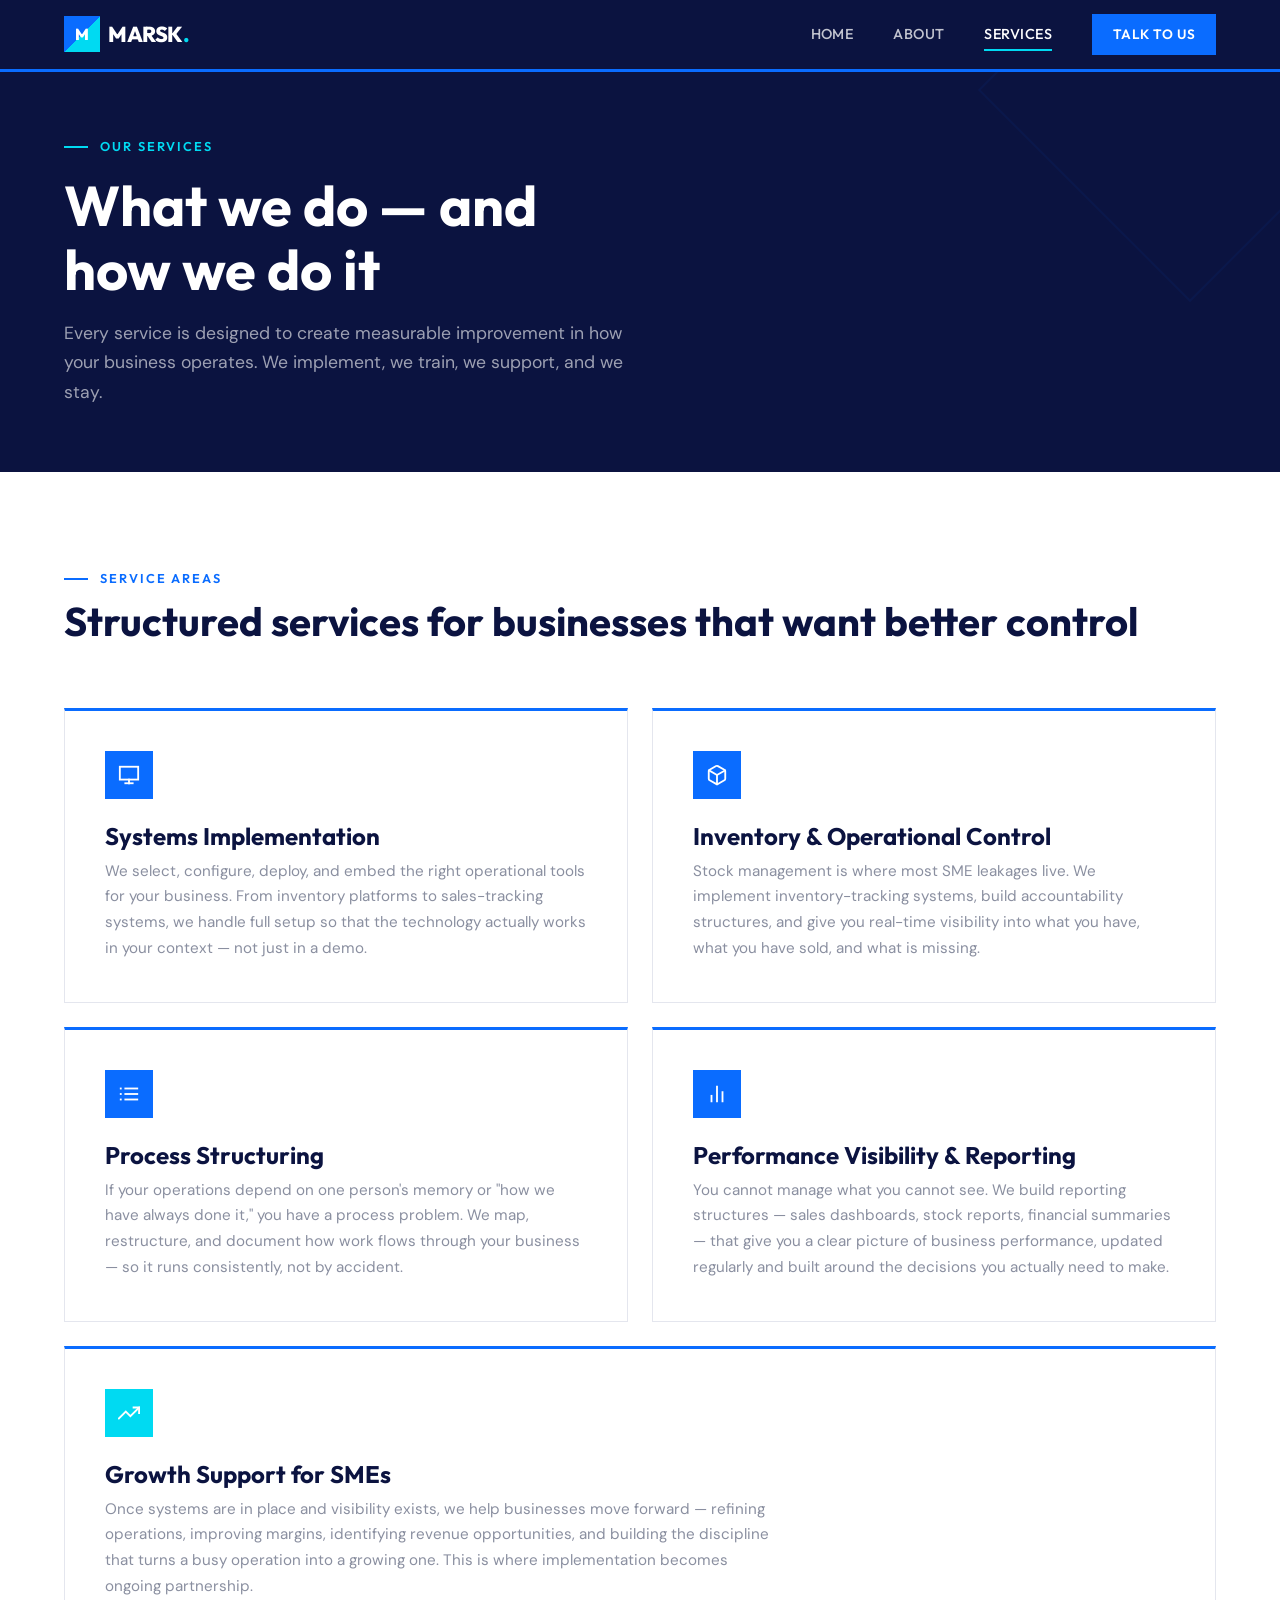
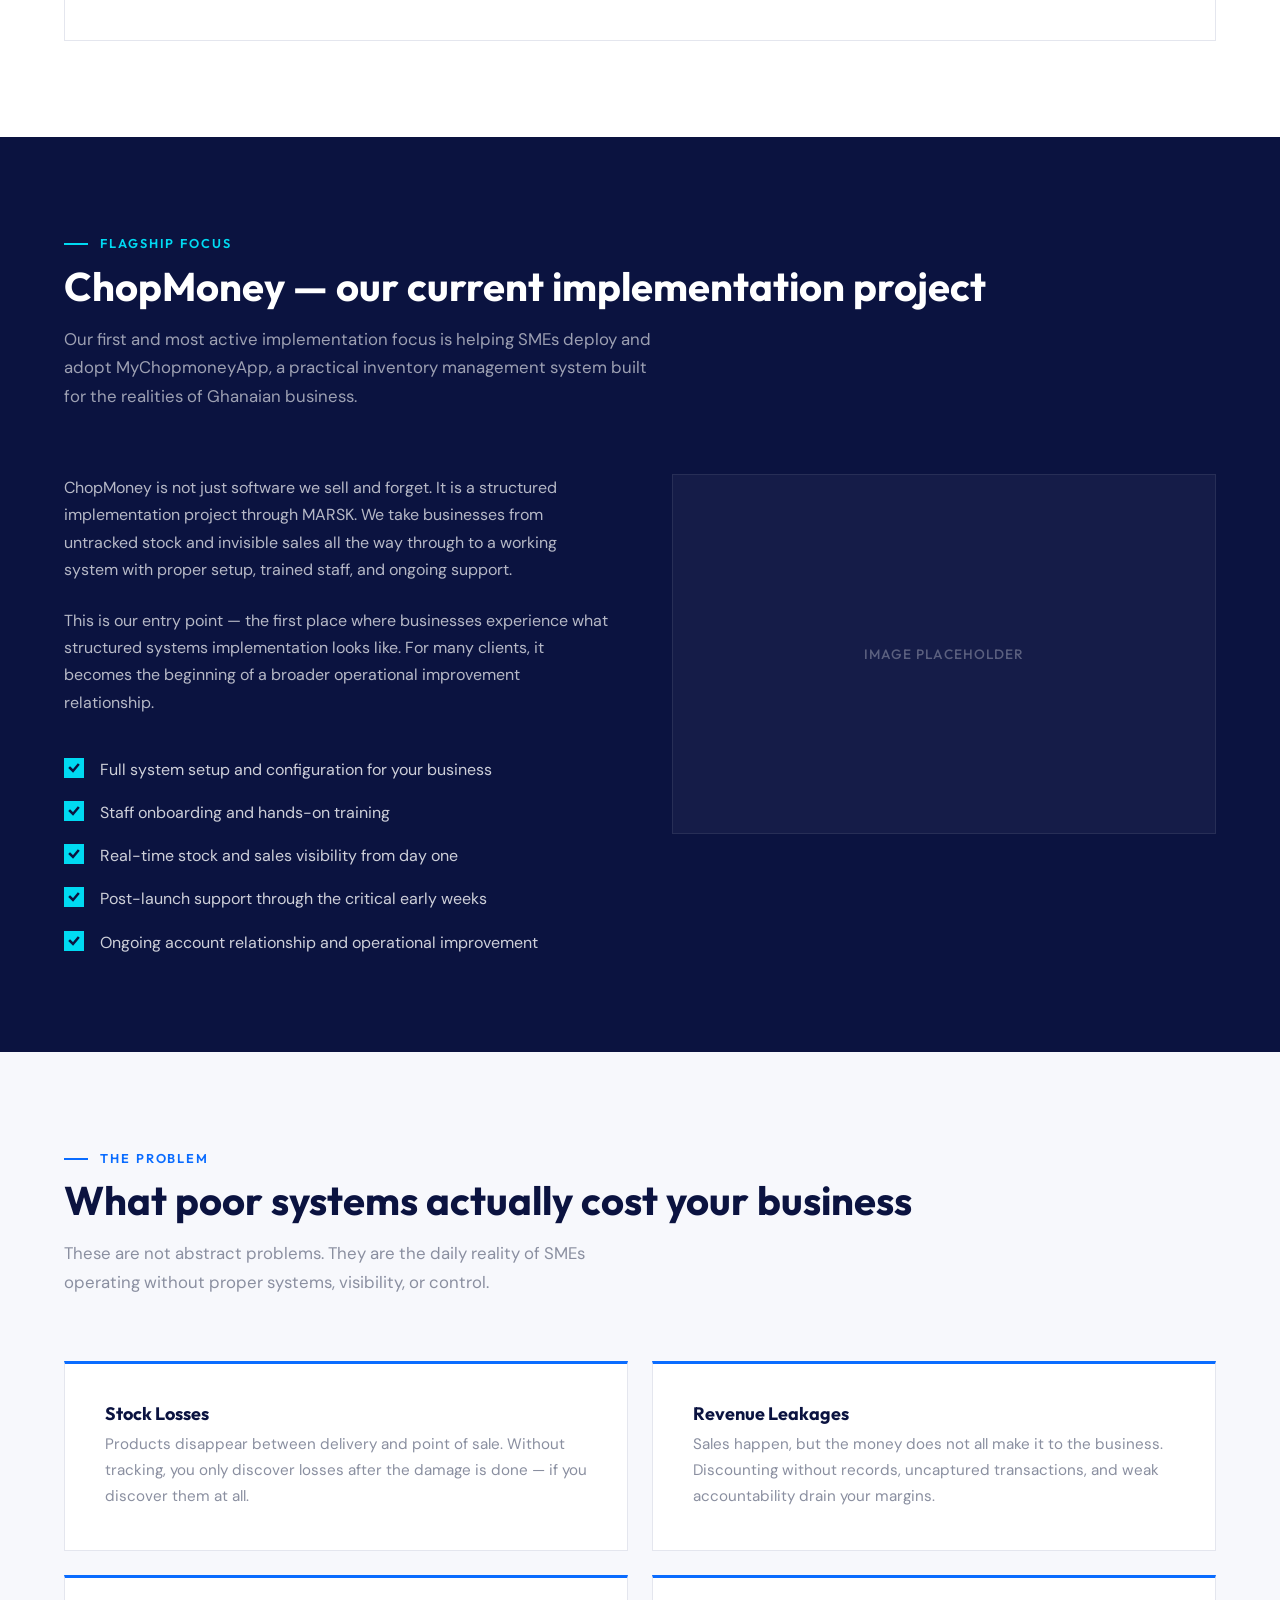
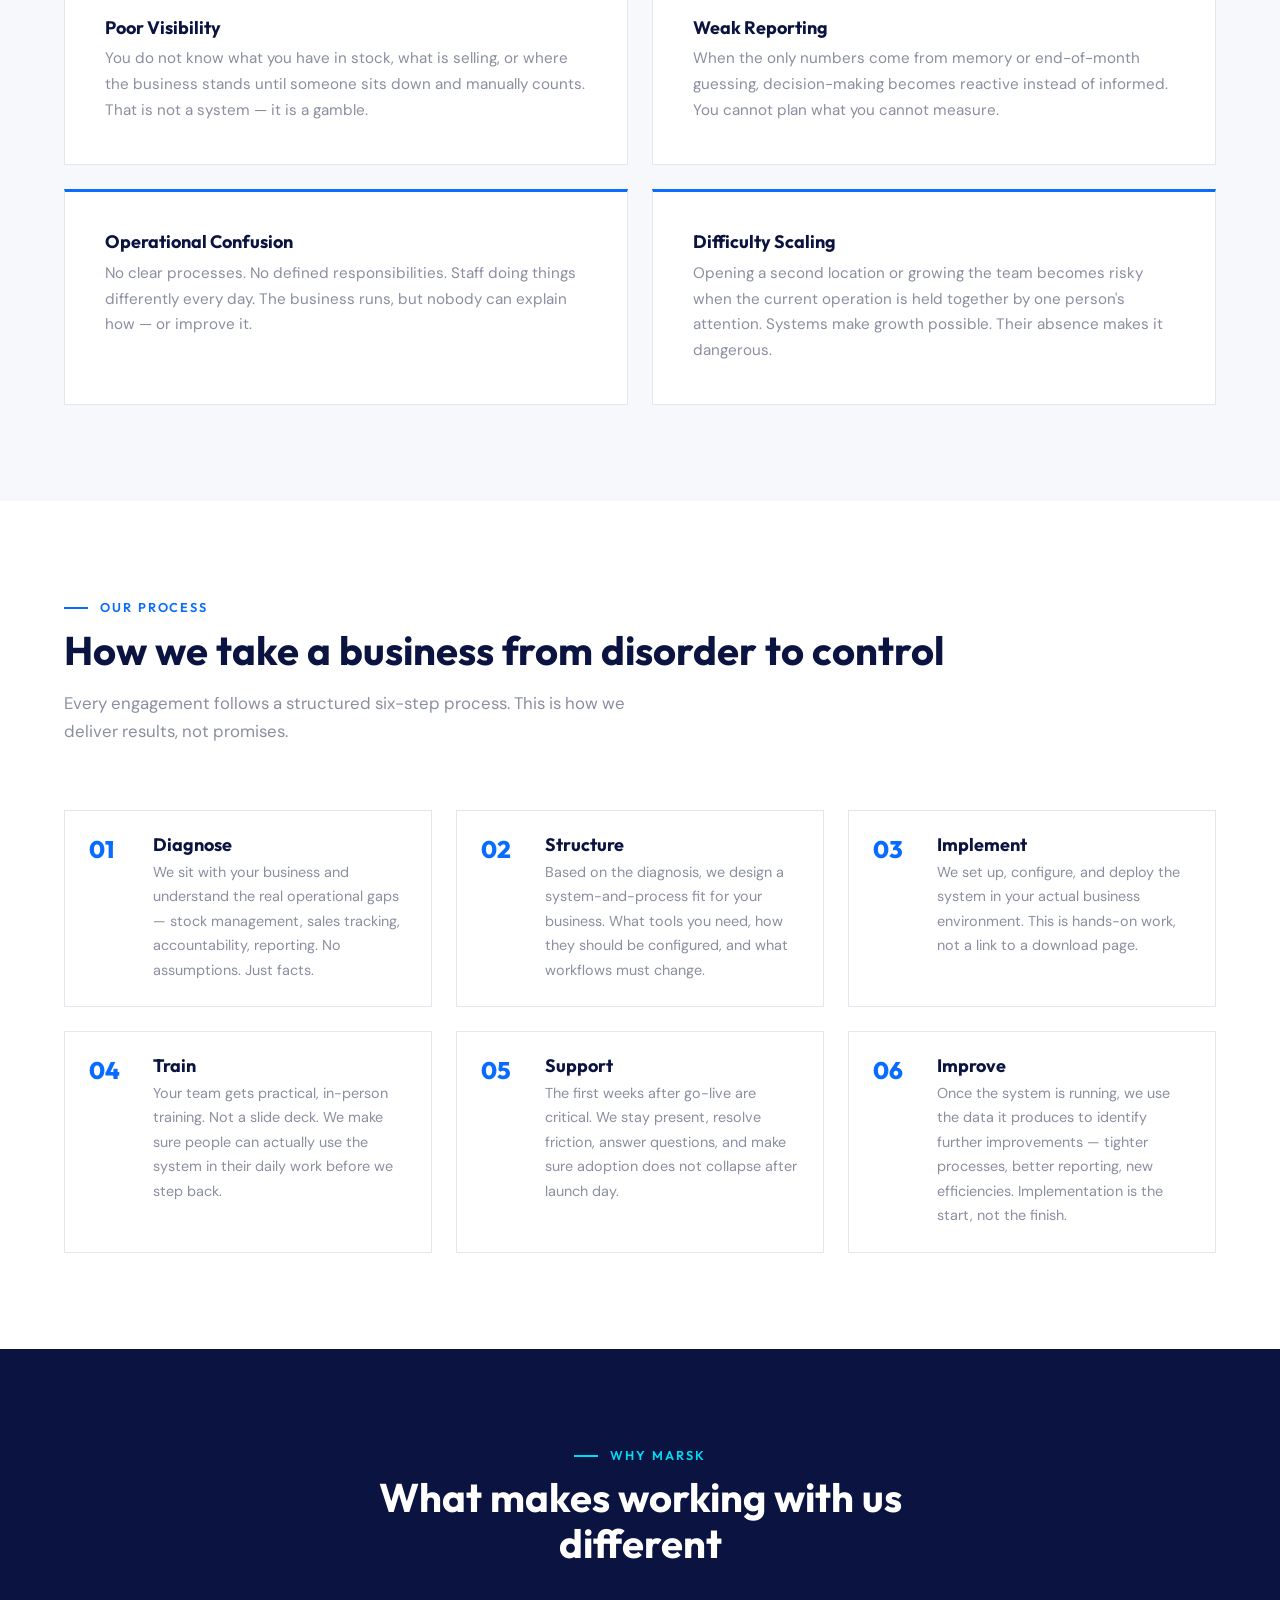
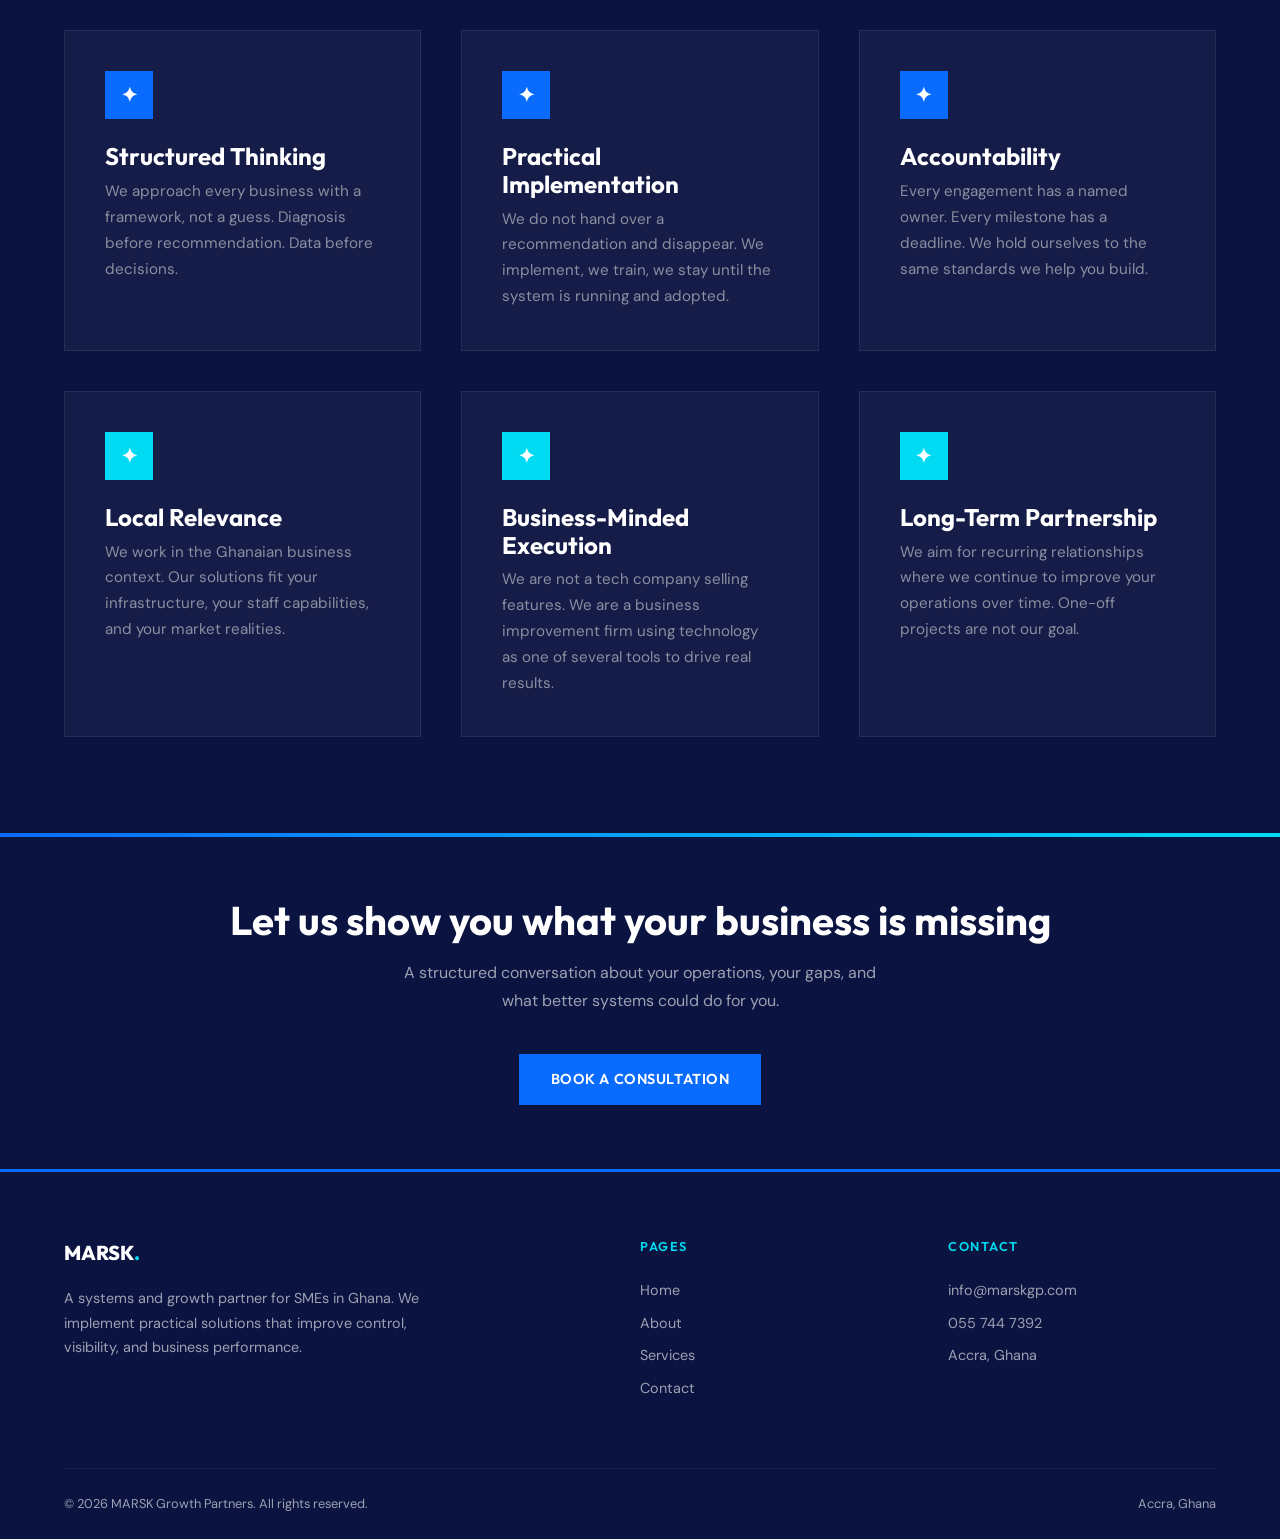
<file: services.html>
<!DOCTYPE html>
<html lang="en">
<head>
  <meta charset="UTF-8">
  <meta name="viewport" content="width=device-width, initial-scale=1.0">
  <title>Services — MARSK Growth Partners</title>
  <meta name="description" content="Systems implementation, inventory control, process structuring, and growth support for SMEs in Ghana.">
  <link rel="preconnect" href="https://fonts.googleapis.com">
  <link rel="preconnect" href="https://fonts.gstatic.com" crossorigin>
  <link href="https://fonts.googleapis.com/css2?family=Outfit:wght@400;500;600;700;800&family=DM+Sans:ital,wght@0,400;0,500;0,600;0,700;1,400&display=swap" rel="stylesheet">
  <link rel="stylesheet" href="styles.css">
</head>
<body>
  <nav class="nav">
    <div class="container nav__inner">
      <a href="index.html" class="nav__brand">
        <div class="nav__logo">M</div>
        <span>MARSK<span class="accent">.</span></span>
      </a>
      <div class="nav__links">
        <a href="index.html">Home</a>
        <a href="about.html">About</a>
        <a href="services.html">Services</a>
        <a href="contact.html" class="nav__cta">Talk to Us</a>
      </div>
      <button class="nav__toggle" aria-label="Menu">
        <span></span><span></span><span></span>
      </button>
    </div>
    <div class="nav__mobile">
      <a href="index.html">Home</a>
      <a href="about.html">About</a>
      <a href="services.html">Services</a>
      <a href="contact.html" class="nav__cta">Talk to Us</a>
    </div>
  </nav>
  <section class="page-header">
    <div class="container">
      <div class="page-header__label">Our Services</div>
      <h1>What we do — and<br>how we do it</h1>
      <p>Every service is designed to create measurable improvement in how your business operates. We implement, we train, we support, and we stay.</p>
    </div>
  </section>

  <section class="section section--white">
    <div class="container">
      <div class="section-header fade-in"><div class="section-header__label">Service Areas</div><h2 class="section-header__title">Structured services for businesses that want better control</h2></div>
      <div class="grid-2 fade-in" style="gap: var(--sp-md);">
        <div class="card card--accent"><div class="card__icon"><svg width="22" height="22" viewBox="0 0 24 24" fill="none" stroke="currentColor" stroke-width="2" stroke-linecap="square"><rect x="2" y="3" width="20" height="14"/><line x1="8" y1="21" x2="16" y2="21"/><line x1="12" y1="17" x2="12" y2="21"/></svg></div><h3>Systems Implementation</h3><p>We select, configure, deploy, and embed the right operational tools for your business. From inventory platforms to sales-tracking systems, we handle full setup so that the technology actually works in your context — not just in a demo.</p></div>
        <div class="card card--accent"><div class="card__icon"><svg width="22" height="22" viewBox="0 0 24 24" fill="none" stroke="currentColor" stroke-width="2" stroke-linecap="square"><path d="M21 16V8a2 2 0 0 0-1-1.73l-7-4a2 2 0 0 0-2 0l-7 4A2 2 0 0 0 3 8v8a2 2 0 0 0 1 1.73l7 4a2 2 0 0 0 2 0l7-4A2 2 0 0 0 21 16z"/><polyline points="3.27 6.96 12 12.01 20.73 6.96"/><line x1="12" y1="22.08" x2="12" y2="12"/></svg></div><h3>Inventory &amp; Operational Control</h3><p>Stock management is where most SME leakages live. We implement inventory-tracking systems, build accountability structures, and give you real-time visibility into what you have, what you have sold, and what is missing.</p></div>
        <div class="card card--accent"><div class="card__icon"><svg width="22" height="22" viewBox="0 0 24 24" fill="none" stroke="currentColor" stroke-width="2" stroke-linecap="square"><line x1="8" y1="6" x2="21" y2="6"/><line x1="8" y1="12" x2="21" y2="12"/><line x1="8" y1="18" x2="21" y2="18"/><line x1="3" y1="6" x2="3.01" y2="6"/><line x1="3" y1="12" x2="3.01" y2="12"/><line x1="3" y1="18" x2="3.01" y2="18"/></svg></div><h3>Process Structuring</h3><p>If your operations depend on one person's memory or "how we have always done it," you have a process problem. We map, restructure, and document how work flows through your business — so it runs consistently, not by accident.</p></div>
        <div class="card card--accent"><div class="card__icon"><svg width="22" height="22" viewBox="0 0 24 24" fill="none" stroke="currentColor" stroke-width="2" stroke-linecap="square"><line x1="18" y1="20" x2="18" y2="10"/><line x1="12" y1="20" x2="12" y2="4"/><line x1="6" y1="20" x2="6" y2="14"/></svg></div><h3>Performance Visibility &amp; Reporting</h3><p>You cannot manage what you cannot see. We build reporting structures — sales dashboards, stock reports, financial summaries — that give you a clear picture of business performance, updated regularly and built around the decisions you actually need to make.</p></div>
      </div>
      <div class="fade-in" style="margin-top: var(--sp-md);"><div class="card card--accent"><div class="card__icon card__icon--accent"><svg width="22" height="22" viewBox="0 0 24 24" fill="none" stroke="currentColor" stroke-width="2" stroke-linecap="square"><polyline points="23 6 13.5 15.5 8.5 10.5 1 18"/><polyline points="17 6 23 6 23 12"/></svg></div><h3>Growth Support for SMEs</h3><p>Once systems are in place and visibility exists, we help businesses move forward — refining operations, improving margins, identifying revenue opportunities, and building the discipline that turns a busy operation into a growing one. This is where implementation becomes ongoing partnership.</p></div></div>
    </div>
  </section>

  <section class="section section--navy">
    <div class="container">
      <div class="section-header fade-in"><div class="section-header__label">Flagship Focus</div><h2 class="section-header__title">ChopMoney — our current implementation project</h2><p class="section-header__desc">Our first and most active implementation focus is helping SMEs deploy and adopt MyChopmoneyApp, a practical inventory management system built for the realities of Ghanaian business.</p></div>
      <div class="flagship fade-in">
        <div>
          <p style="color: rgba(255,255,255,0.7); margin-bottom: var(--sp-md);">ChopMoney is not just software we sell and forget. It is a structured implementation project through MARSK. We take businesses from untracked stock and invisible sales all the way through to a working system with proper setup, trained staff, and ongoing support.</p>
          <p style="color: rgba(255,255,255,0.7); margin-bottom: var(--sp-lg);">This is our entry point — the first place where businesses experience what structured systems implementation looks like. For many clients, it becomes the beginning of a broader operational improvement relationship.</p>
          <div class="flagship__features">
            <div class="flagship__feature"><div class="flagship__check"><svg viewBox="0 0 12 12"><polyline points="2 6 5 9 10 3"/></svg></div><p style="color: rgba(255,255,255,0.8);">Full system setup and configuration for your business</p></div>
            <div class="flagship__feature"><div class="flagship__check"><svg viewBox="0 0 12 12"><polyline points="2 6 5 9 10 3"/></svg></div><p style="color: rgba(255,255,255,0.8);">Staff onboarding and hands-on training</p></div>
            <div class="flagship__feature"><div class="flagship__check"><svg viewBox="0 0 12 12"><polyline points="2 6 5 9 10 3"/></svg></div><p style="color: rgba(255,255,255,0.8);">Real-time stock and sales visibility from day one</p></div>
            <div class="flagship__feature"><div class="flagship__check"><svg viewBox="0 0 12 12"><polyline points="2 6 5 9 10 3"/></svg></div><p style="color: rgba(255,255,255,0.8);">Post-launch support through the critical early weeks</p></div>
            <div class="flagship__feature"><div class="flagship__check"><svg viewBox="0 0 12 12"><polyline points="2 6 5 9 10 3"/></svg></div><p style="color: rgba(255,255,255,0.8);">Ongoing account relationship and operational improvement</p></div>
          </div>
        </div>
        <div class="img-placeholder img-placeholder--navy" style="min-height: 360px;">Image Placeholder</div>
      </div>
    </div>
  </section>

  <section class="section section--offwhite">
    <div class="container">
      <div class="section-header fade-in"><div class="section-header__label">The Problem</div><h2 class="section-header__title">What poor systems actually cost your business</h2><p class="section-header__desc">These are not abstract problems. They are the daily reality of SMEs operating without proper systems, visibility, or control.</p></div>
      <div class="grid-2 fade-in" style="gap: var(--sp-md);">
        <div class="card card--accent"><h4>Stock Losses</h4><p>Products disappear between delivery and point of sale. Without tracking, you only discover losses after the damage is done — if you discover them at all.</p></div>
        <div class="card card--accent"><h4>Revenue Leakages</h4><p>Sales happen, but the money does not all make it to the business. Discounting without records, uncaptured transactions, and weak accountability drain your margins.</p></div>
        <div class="card card--accent"><h4>Poor Visibility</h4><p>You do not know what you have in stock, what is selling, or where the business stands until someone sits down and manually counts. That is not a system — it is a gamble.</p></div>
        <div class="card card--accent"><h4>Weak Reporting</h4><p>When the only numbers come from memory or end-of-month guessing, decision-making becomes reactive instead of informed. You cannot plan what you cannot measure.</p></div>
        <div class="card card--accent"><h4>Operational Confusion</h4><p>No clear processes. No defined responsibilities. Staff doing things differently every day. The business runs, but nobody can explain how — or improve it.</p></div>
        <div class="card card--accent"><h4>Difficulty Scaling</h4><p>Opening a second location or growing the team becomes risky when the current operation is held together by one person's attention. Systems make growth possible. Their absence makes it dangerous.</p></div>
      </div>
    </div>
  </section>

  <section class="section section--white">
    <div class="container">
      <div class="section-header fade-in"><div class="section-header__label">Our Process</div><h2 class="section-header__title">How we take a business from disorder to control</h2><p class="section-header__desc">Every engagement follows a structured six-step process. This is how we deliver results, not promises.</p></div>
      <div class="process fade-in">
        <div class="process__step"><div class="process__num">01</div><div><h4>Diagnose</h4><p>We sit with your business and understand the real operational gaps — stock management, sales tracking, accountability, reporting. No assumptions. Just facts.</p></div></div>
        <div class="process__step"><div class="process__num">02</div><div><h4>Structure</h4><p>Based on the diagnosis, we design a system-and-process fit for your business. What tools you need, how they should be configured, and what workflows must change.</p></div></div>
        <div class="process__step"><div class="process__num">03</div><div><h4>Implement</h4><p>We set up, configure, and deploy the system in your actual business environment. This is hands-on work, not a link to a download page.</p></div></div>
        <div class="process__step"><div class="process__num">04</div><div><h4>Train</h4><p>Your team gets practical, in-person training. Not a slide deck. We make sure people can actually use the system in their daily work before we step back.</p></div></div>
        <div class="process__step"><div class="process__num">05</div><div><h4>Support</h4><p>The first weeks after go-live are critical. We stay present, resolve friction, answer questions, and make sure adoption does not collapse after launch day.</p></div></div>
        <div class="process__step"><div class="process__num">06</div><div><h4>Improve</h4><p>Once the system is running, we use the data it produces to identify further improvements — tighter processes, better reporting, new efficiencies. Implementation is the start, not the finish.</p></div></div>
      </div>
    </div>
  </section>

  <section class="section section--navy">
    <div class="container">
      <div class="section-header fade-in" style="text-align: center; max-width: 600px; margin-left: auto; margin-right: auto;"><div class="section-header__label" style="justify-content: center;">Why MARSK</div><h2 class="section-header__title">What makes working with us different</h2></div>
      <div class="grid-3 fade-in">
        <div class="card card--navy"><div class="card__icon">✦</div><h3>Structured Thinking</h3><p>We approach every business with a framework, not a guess. Diagnosis before recommendation. Data before decisions.</p></div>
        <div class="card card--navy"><div class="card__icon">✦</div><h3>Practical Implementation</h3><p>We do not hand over a recommendation and disappear. We implement, we train, we stay until the system is running and adopted.</p></div>
        <div class="card card--navy"><div class="card__icon">✦</div><h3>Accountability</h3><p>Every engagement has a named owner. Every milestone has a deadline. We hold ourselves to the same standards we help you build.</p></div>
        <div class="card card--navy"><div class="card__icon card__icon--accent">✦</div><h3>Local Relevance</h3><p>We work in the Ghanaian business context. Our solutions fit your infrastructure, your staff capabilities, and your market realities.</p></div>
        <div class="card card--navy"><div class="card__icon card__icon--accent">✦</div><h3>Business-Minded Execution</h3><p>We are not a tech company selling features. We are a business improvement firm using technology as one of several tools to drive real results.</p></div>
        <div class="card card--navy"><div class="card__icon card__icon--accent">✦</div><h3>Long-Term Partnership</h3><p>We aim for recurring relationships where we continue to improve your operations over time. One-off projects are not our goal.</p></div>
      </div>
    </div>
  </section>

  <section class="cta-banner">
    <div class="container fade-in">
      <h2>Let us show you what your business is missing</h2>
      <p>A structured conversation about your operations, your gaps, and what better systems could do for you.</p>
      <a href="contact.html" class="btn btn--primary">Book a Consultation</a>
    </div>
  </section>

  <footer class="footer">
    <div class="container">
      <div class="footer__grid">
        <div>
          <div class="footer__brand">MARSK<span class="accent">.</span></div>
          <p class="footer__desc">A systems and growth partner for SMEs in Ghana. We implement practical solutions that improve control, visibility, and business performance.</p>
        </div>
        <div>
          <div class="footer__heading">Pages</div>
          <div class="footer__links">
            <a href="index.html">Home</a>
            <a href="about.html">About</a>
            <a href="services.html">Services</a>
            <a href="contact.html">Contact</a>
          </div>
        </div>
        <div>
          <div class="footer__heading">Contact</div>
          <div class="footer__links">
            <a href="mailto:info@marskgp.com">info@marskgp.com</a>
            <a href="tel:+233557447392">055 744 7392</a>
            <span>Accra, Ghana</span>
          </div>
        </div>
      </div>
      <div class="footer__bottom">
        <span>&copy; 2026 MARSK Growth Partners. All rights reserved.</span>
        <span>Accra, Ghana</span>
      </div>
    </div>
  </footer>

  <script src="main.js"></script>
</body>
</html>
</file>
<file: styles.css>
/* ============================================================
   MARSK Growth Partners — Master Stylesheet
   Brand Colors: Azure Blue #0a6cff | Turquoise #00daf2 | Dark Navy #0B1340
   ============================================================ */

:root {
  /* Brand palette — from Brand Style Guide */
  --primary:        #0a6cff;
  --primary-hover:  #0858d6;
  --accent:         #00daf2;
  --accent-hover:   #00bcd4;
  --navy:           #0B1340;
  --navy-light:     #111b54;
  --black:          #000000;
  --near-black:     #1A1A1A;
  --off-white:      #F7F8FC;
  --white:          #FFFFFF;
  --light-gray:     #E4E6EE;
  --mid-gray:       #8A8FA0;

  /* Typography */
  --font-heading: 'Outfit', sans-serif;
  --font-body:    'DM Sans', sans-serif;

  /* Spacing */
  --sp-xs:  0.5rem;
  --sp-sm:  1rem;
  --sp-md:  1.5rem;
  --sp-lg:  2.5rem;
  --sp-xl:  4rem;
  --sp-2xl: 6rem;

  /* Layout */
  --max-width: 1200px;
  --nav-height: 72px;
}

/* === RESET === */
*, *::before, *::after { margin: 0; padding: 0; box-sizing: border-box; }
html { font-size: 16px; scroll-behavior: smooth; -webkit-font-smoothing: antialiased; -moz-osx-font-smoothing: grayscale; }
body { font-family: var(--font-body); font-weight: 400; line-height: 1.7; color: var(--near-black); background-color: var(--off-white); }
img { max-width: 100%; display: block; }
a { color: inherit; text-decoration: none; }
ul, ol { list-style: none; }

/* === TYPOGRAPHY === */
h1, h2, h3, h4, h5, h6 { font-family: var(--font-heading); font-weight: 700; line-height: 1.15; color: var(--navy); }
h1 { font-size: clamp(2.2rem, 5vw, 3.5rem); }
h2 { font-size: clamp(1.7rem, 3.5vw, 2.5rem); }
h3 { font-size: clamp(1.2rem, 2.5vw, 1.5rem); }
h4 { font-size: 1.125rem; }
p { max-width: 68ch; }

/* === LAYOUT === */
.container { width: 100%; max-width: var(--max-width); margin: 0 auto; padding: 0 var(--sp-md); }
.section { padding: var(--sp-2xl) 0; }
.section--navy { background-color: var(--navy); color: var(--white); }
.section--navy h2, .section--navy h3, .section--navy h4 { color: var(--white); }
.section--white { background-color: var(--white); }
.section--offwhite { background-color: var(--off-white); }

.grid-2 { display: grid; grid-template-columns: 1fr; gap: var(--sp-lg); }
.grid-3 { display: grid; grid-template-columns: 1fr; gap: var(--sp-lg); }

@media (min-width: 768px) {
  .grid-2 { grid-template-columns: 1fr 1fr; }
  .grid-3 { grid-template-columns: 1fr 1fr 1fr; }
}

/* === NAV === */
.nav { position: fixed; top: 0; left: 0; right: 0; z-index: 1000; height: var(--nav-height); background-color: var(--navy); border-bottom: 3px solid var(--primary); }
.nav__inner { display: flex; align-items: center; justify-content: space-between; height: 100%; }
.nav__brand { font-family: var(--font-heading); font-weight: 800; font-size: 1.35rem; color: var(--white); letter-spacing: -0.02em; display: flex; align-items: center; gap: 0.5rem; }
.nav__brand .accent { color: var(--accent); }
.nav__logo { width: 36px; height: 36px; background: linear-gradient(135deg, var(--primary) 50%, var(--accent) 50%); display: flex; align-items: center; justify-content: center; font-family: var(--font-heading); font-weight: 800; font-size: 1rem; color: var(--white); }
.nav__links { display: none; align-items: center; gap: var(--sp-lg); }
.nav__links a { font-family: var(--font-heading); font-size: 0.9rem; font-weight: 500; color: rgba(255,255,255,0.75); letter-spacing: 0.03em; text-transform: uppercase; transition: color 0.2s; position: relative; }
.nav__links a::after { content: ''; position: absolute; left: 0; bottom: -4px; width: 0; height: 2px; background: var(--accent); transition: width 0.2s; }
.nav__links a:hover, .nav__links a.active { color: var(--white); }
.nav__links a:hover::after, .nav__links a.active::after { width: 100%; }

.nav__cta { font-family: var(--font-heading) !important; font-size: 0.85rem !important; font-weight: 600 !important; color: var(--white) !important; background-color: var(--primary) !important; padding: 0.55rem 1.3rem !important; text-transform: uppercase !important; letter-spacing: 0.04em !important; transition: background-color 0.2s !important; }
.nav__cta::after { display: none !important; }
.nav__cta:hover { background-color: var(--primary-hover) !important; }

.nav__toggle { display: flex; flex-direction: column; gap: 5px; background: none; border: none; cursor: pointer; padding: 4px; }
.nav__toggle span { display: block; width: 24px; height: 2px; background-color: var(--white); transition: transform 0.3s, opacity 0.3s; }
.nav__toggle.open span:nth-child(1) { transform: translateY(7px) rotate(45deg); }
.nav__toggle.open span:nth-child(2) { opacity: 0; }
.nav__toggle.open span:nth-child(3) { transform: translateY(-7px) rotate(-45deg); }

.nav__mobile { display: none; position: fixed; top: var(--nav-height); left: 0; right: 0; bottom: 0; background: var(--navy); padding: var(--sp-lg) var(--sp-md); z-index: 999; }
.nav__mobile.open { display: flex; flex-direction: column; gap: var(--sp-md); }
.nav__mobile a { font-family: var(--font-heading); font-size: 1.25rem; font-weight: 600; color: rgba(255,255,255,0.8); padding: var(--sp-sm) 0; border-bottom: 1px solid rgba(255,255,255,0.08); transition: color 0.2s; }
.nav__mobile a:hover, .nav__mobile a.active { color: var(--accent); }
.nav__mobile .nav__cta { display: inline-block !important; text-align: center; margin-top: var(--sp-sm); padding: 0.75rem 1.5rem !important; border-bottom: none !important; }

@media (min-width: 768px) { .nav__links { display: flex; } .nav__toggle { display: none; } }

/* === HERO === */
.hero { background-color: var(--navy); padding-top: calc(var(--nav-height) + var(--sp-2xl)); padding-bottom: var(--sp-2xl); position: relative; overflow: hidden; }
.hero::before { content: ''; position: absolute; top: -100px; right: -100px; width: 500px; height: 500px; border: 2px solid rgba(10, 108, 255, 0.08); transform: rotate(45deg); pointer-events: none; }
.hero::after { content: ''; position: absolute; bottom: -80px; left: -80px; width: 300px; height: 300px; border: 2px solid rgba(0, 218, 242, 0.06); transform: rotate(25deg); pointer-events: none; }
.hero__content { position: relative; z-index: 1; max-width: 720px; }
.hero__label { font-family: var(--font-heading); font-size: 0.8rem; font-weight: 600; text-transform: uppercase; letter-spacing: 0.15em; color: var(--accent); margin-bottom: var(--sp-md); display: flex; align-items: center; gap: 0.75rem; }
.hero__label::before { content: ''; display: block; width: 32px; height: 2px; background: var(--accent); }
.hero__title { color: var(--white); margin-bottom: var(--sp-md); font-weight: 800; }
.hero__title .highlight { color: var(--accent); }
.hero__subtitle { color: rgba(255,255,255,0.7); font-size: 1.1rem; line-height: 1.8; margin-bottom: var(--sp-lg); max-width: 580px; }
.hero__actions { display: flex; flex-wrap: wrap; gap: var(--sp-sm); }

/* === BUTTONS === */
.btn { display: inline-block; font-family: var(--font-heading); font-weight: 600; font-size: 0.9rem; letter-spacing: 0.04em; text-transform: uppercase; padding: 0.85rem 2rem; transition: all 0.2s; cursor: pointer; border: none; text-align: center; }
.btn--primary { background-color: var(--primary); color: var(--white); }
.btn--primary:hover { background-color: var(--primary-hover); }
.btn--outline { background: transparent; color: var(--white); border: 2px solid rgba(255,255,255,0.3); }
.btn--outline:hover { border-color: var(--white); color: var(--white); }
.btn--outline-dark { background: transparent; color: var(--navy); border: 2px solid var(--navy); }
.btn--outline-dark:hover { background-color: var(--navy); color: var(--white); }

/* === SECTION HEADERS === */
.section-header { margin-bottom: var(--sp-xl); }
.section-header__label { font-family: var(--font-heading); font-size: 0.8rem; font-weight: 600; text-transform: uppercase; letter-spacing: 0.15em; color: var(--primary); margin-bottom: var(--sp-xs); display: flex; align-items: center; gap: 0.75rem; }
.section-header__label::before { content: ''; display: block; width: 24px; height: 2px; background: var(--primary); }
.section--navy .section-header__label { color: var(--accent); }
.section--navy .section-header__label::before { background: var(--accent); }
.section-header__title { margin-bottom: var(--sp-sm); }
.section-header__desc { color: var(--mid-gray); font-size: 1.05rem; max-width: 600px; }
.section--navy .section-header__desc { color: rgba(255,255,255,0.6); }

/* === CARDS === */
.card { background: var(--white); padding: var(--sp-lg); border: 1px solid var(--light-gray); position: relative; transition: transform 0.2s, box-shadow 0.2s; }
.card:hover { transform: translateY(-2px); box-shadow: 0 8px 24px rgba(11, 19, 64, 0.08); }
.card--accent { border-top: 3px solid var(--primary); }
.card--navy { background: rgba(255,255,255,0.04); border: 1px solid rgba(255,255,255,0.08); }
.card--navy:hover { background: rgba(255,255,255,0.07); box-shadow: none; transform: translateY(-2px); }
.card--navy h3, .card--navy h4 { color: var(--white); }
.card--navy p { color: rgba(255,255,255,0.6); }
.card__icon { width: 48px; height: 48px; background: var(--primary); display: flex; align-items: center; justify-content: center; margin-bottom: var(--sp-md); color: var(--white); font-size: 1.25rem; font-weight: 800; font-family: var(--font-heading); }
.card__icon--accent { background: var(--accent); }
.card__number { font-family: var(--font-heading); font-weight: 800; font-size: 2.5rem; color: var(--primary); line-height: 1; margin-bottom: var(--sp-sm); opacity: 0.2; }
.card h3 { margin-bottom: var(--sp-xs); }
.card h4 { margin-bottom: var(--sp-xs); }
.card p { color: var(--mid-gray); font-size: 0.95rem; line-height: 1.7; }

/* === PAIN LIST === */
.pain-list { display: grid; grid-template-columns: 1fr; gap: var(--sp-sm); }
.pain-list__item { display: flex; align-items: flex-start; gap: var(--sp-sm); padding: var(--sp-sm) 0; }
.pain-list__icon { min-width: 8px; height: 8px; background: var(--accent); margin-top: 8px; flex-shrink: 0; }
@media (min-width: 768px) { .pain-list { grid-template-columns: 1fr 1fr; } }

/* === CTA BANNER === */
.cta-banner { background: var(--navy); padding: var(--sp-xl) 0; text-align: center; position: relative; overflow: hidden; }
.cta-banner::before { content: ''; position: absolute; top: 0; left: 0; right: 0; height: 4px; background: linear-gradient(90deg, var(--primary), var(--accent)); }
.cta-banner h2 { color: var(--white); margin-bottom: var(--sp-sm); }
.cta-banner p { color: rgba(255,255,255,0.6); margin: 0 auto var(--sp-lg); max-width: 500px; }

/* === IMAGE PLACEHOLDER === */
.img-placeholder { background: var(--light-gray); display: flex; align-items: center; justify-content: center; min-height: 280px; color: var(--mid-gray); font-family: var(--font-heading); font-size: 0.85rem; font-weight: 500; text-transform: uppercase; letter-spacing: 0.08em; border: 1px solid var(--light-gray); }
.img-placeholder--navy { background: rgba(255,255,255,0.04); border-color: rgba(255,255,255,0.08); color: rgba(255,255,255,0.3); }

/* === PAGE HEADER === */
.page-header { background: var(--navy); padding-top: calc(var(--nav-height) + var(--sp-xl)); padding-bottom: var(--sp-xl); position: relative; overflow: hidden; }
.page-header::before { content: ''; position: absolute; top: -60px; right: -60px; width: 300px; height: 300px; border: 2px solid rgba(10, 108, 255, 0.06); transform: rotate(45deg); pointer-events: none; }
.page-header__label { font-family: var(--font-heading); font-size: 0.8rem; font-weight: 600; text-transform: uppercase; letter-spacing: 0.15em; color: var(--accent); margin-bottom: var(--sp-sm); display: flex; align-items: center; gap: 0.75rem; }
.page-header__label::before { content: ''; display: block; width: 24px; height: 2px; background: var(--accent); }
.page-header h1 { color: var(--white); margin-bottom: var(--sp-sm); }
.page-header p { color: rgba(255,255,255,0.6); font-size: 1.1rem; max-width: 560px; }

/* === VALUES === */
.values-grid { display: grid; grid-template-columns: 1fr; gap: var(--sp-md); }
@media (min-width: 768px) { .values-grid { grid-template-columns: 1fr 1fr; } }
.value-item { display: flex; gap: var(--sp-md); align-items: flex-start; }
.value-item__marker { min-width: 4px; align-self: stretch; background: var(--primary); }
.value-item p { color: var(--mid-gray); font-size: 0.95rem; }

/* === FLAGSHIP === */
.flagship { display: grid; grid-template-columns: 1fr; gap: var(--sp-xl); align-items: start; }
@media (min-width: 768px) { .flagship { grid-template-columns: 1fr 1fr; } }
.flagship__features { display: flex; flex-direction: column; gap: var(--sp-sm); }
.flagship__feature { display: flex; align-items: flex-start; gap: var(--sp-sm); }
.flagship__check { min-width: 20px; height: 20px; background: var(--accent); display: flex; align-items: center; justify-content: center; margin-top: 2px; flex-shrink: 0; }
.flagship__check svg { width: 12px; height: 12px; fill: none; stroke: var(--navy); stroke-width: 2.5; stroke-linecap: square; }

/* === PROCESS === */
.process { display: grid; grid-template-columns: 1fr; gap: var(--sp-md); }
.process__step { display: flex; gap: var(--sp-md); align-items: flex-start; padding: var(--sp-md); background: var(--white); border: 1px solid var(--light-gray); }
.process__num { font-family: var(--font-heading); font-weight: 800; font-size: 1.5rem; color: var(--primary); min-width: 40px; line-height: 1; padding-top: 2px; }
.process__step h4 { color: var(--navy); margin-bottom: 0.25rem; }
.process__step p { color: var(--mid-gray); font-size: 0.9rem; }
@media (min-width: 768px) { .process { grid-template-columns: 1fr 1fr; } }
@media (min-width: 1024px) { .process { grid-template-columns: repeat(3, 1fr); } }

/* === CONTACT === */
.contact-grid { display: grid; grid-template-columns: 1fr; gap: var(--sp-lg); }
@media (min-width: 768px) { .contact-grid { grid-template-columns: 1fr 1fr; } }
.contact-info__item { display: flex; align-items: flex-start; gap: var(--sp-sm); margin-bottom: var(--sp-md); }
.contact-info__icon { min-width: 40px; height: 40px; background: var(--primary); display: flex; align-items: center; justify-content: center; color: var(--white); flex-shrink: 0; }
.contact-info__text h4 { color: var(--navy); margin-bottom: 0.15rem; }
.contact-info__text p, .contact-info__text a { color: var(--mid-gray); font-size: 0.95rem; }
.contact-info__text a:hover { color: var(--primary); }

.contact-form { background: var(--white); padding: var(--sp-lg); border: 1px solid var(--light-gray); }
.contact-form .form-group { margin-bottom: var(--sp-md); }
.contact-form label { display: block; font-family: var(--font-heading); font-size: 0.85rem; font-weight: 600; color: var(--navy); margin-bottom: 0.35rem; text-transform: uppercase; letter-spacing: 0.05em; }
.contact-form input, .contact-form textarea, .contact-form select { width: 100%; padding: 0.75rem 1rem; font-family: var(--font-body); font-size: 0.95rem; color: var(--near-black); border: 1px solid var(--light-gray); background: var(--off-white); outline: none; transition: border-color 0.2s; border-radius: 0; -webkit-appearance: none; }
.contact-form input:focus, .contact-form textarea:focus, .contact-form select:focus { border-color: var(--primary); }
.contact-form textarea { min-height: 120px; resize: vertical; }

/* === FOOTER === */
.footer { background: var(--navy); color: rgba(255,255,255,0.6); padding: var(--sp-xl) 0 var(--sp-md); border-top: 3px solid var(--primary); }
.footer__grid { display: grid; grid-template-columns: 1fr; gap: var(--sp-lg); margin-bottom: var(--sp-xl); }
@media (min-width: 768px) { .footer__grid { grid-template-columns: 2fr 1fr 1fr; } }
.footer__brand { font-family: var(--font-heading); font-weight: 800; font-size: 1.25rem; color: var(--white); margin-bottom: var(--sp-sm); }
.footer__brand .accent { color: var(--accent); }
.footer__desc { font-size: 0.9rem; line-height: 1.7; max-width: 360px; }
.footer__heading { font-family: var(--font-heading); font-size: 0.8rem; font-weight: 600; text-transform: uppercase; letter-spacing: 0.12em; color: var(--accent); margin-bottom: var(--sp-sm); }
.footer__links a, .footer__links span { display: block; font-size: 0.9rem; padding: 0.25rem 0; transition: color 0.2s; }
.footer__links a:hover { color: var(--white); }
.footer__bottom { border-top: 1px solid rgba(255,255,255,0.06); padding-top: var(--sp-md); display: flex; flex-wrap: wrap; justify-content: space-between; gap: var(--sp-sm); font-size: 0.8rem; }

/* === ANIMATIONS === */
.fade-in { opacity: 0; transform: translateY(20px); transition: opacity 0.6s ease, transform 0.6s ease; }
.fade-in.visible { opacity: 1; transform: translateY(0); }

/* === RESPONSIVE === */
@media (max-width: 767px) {
  .section { padding: var(--sp-xl) 0; }
  .hero { padding-top: calc(var(--nav-height) + var(--sp-xl)); padding-bottom: var(--sp-xl); }
  .hero__title { font-size: 2rem; }
  .btn { width: 100%; text-align: center; }
  .hero__actions { flex-direction: column; }
}
</file>
